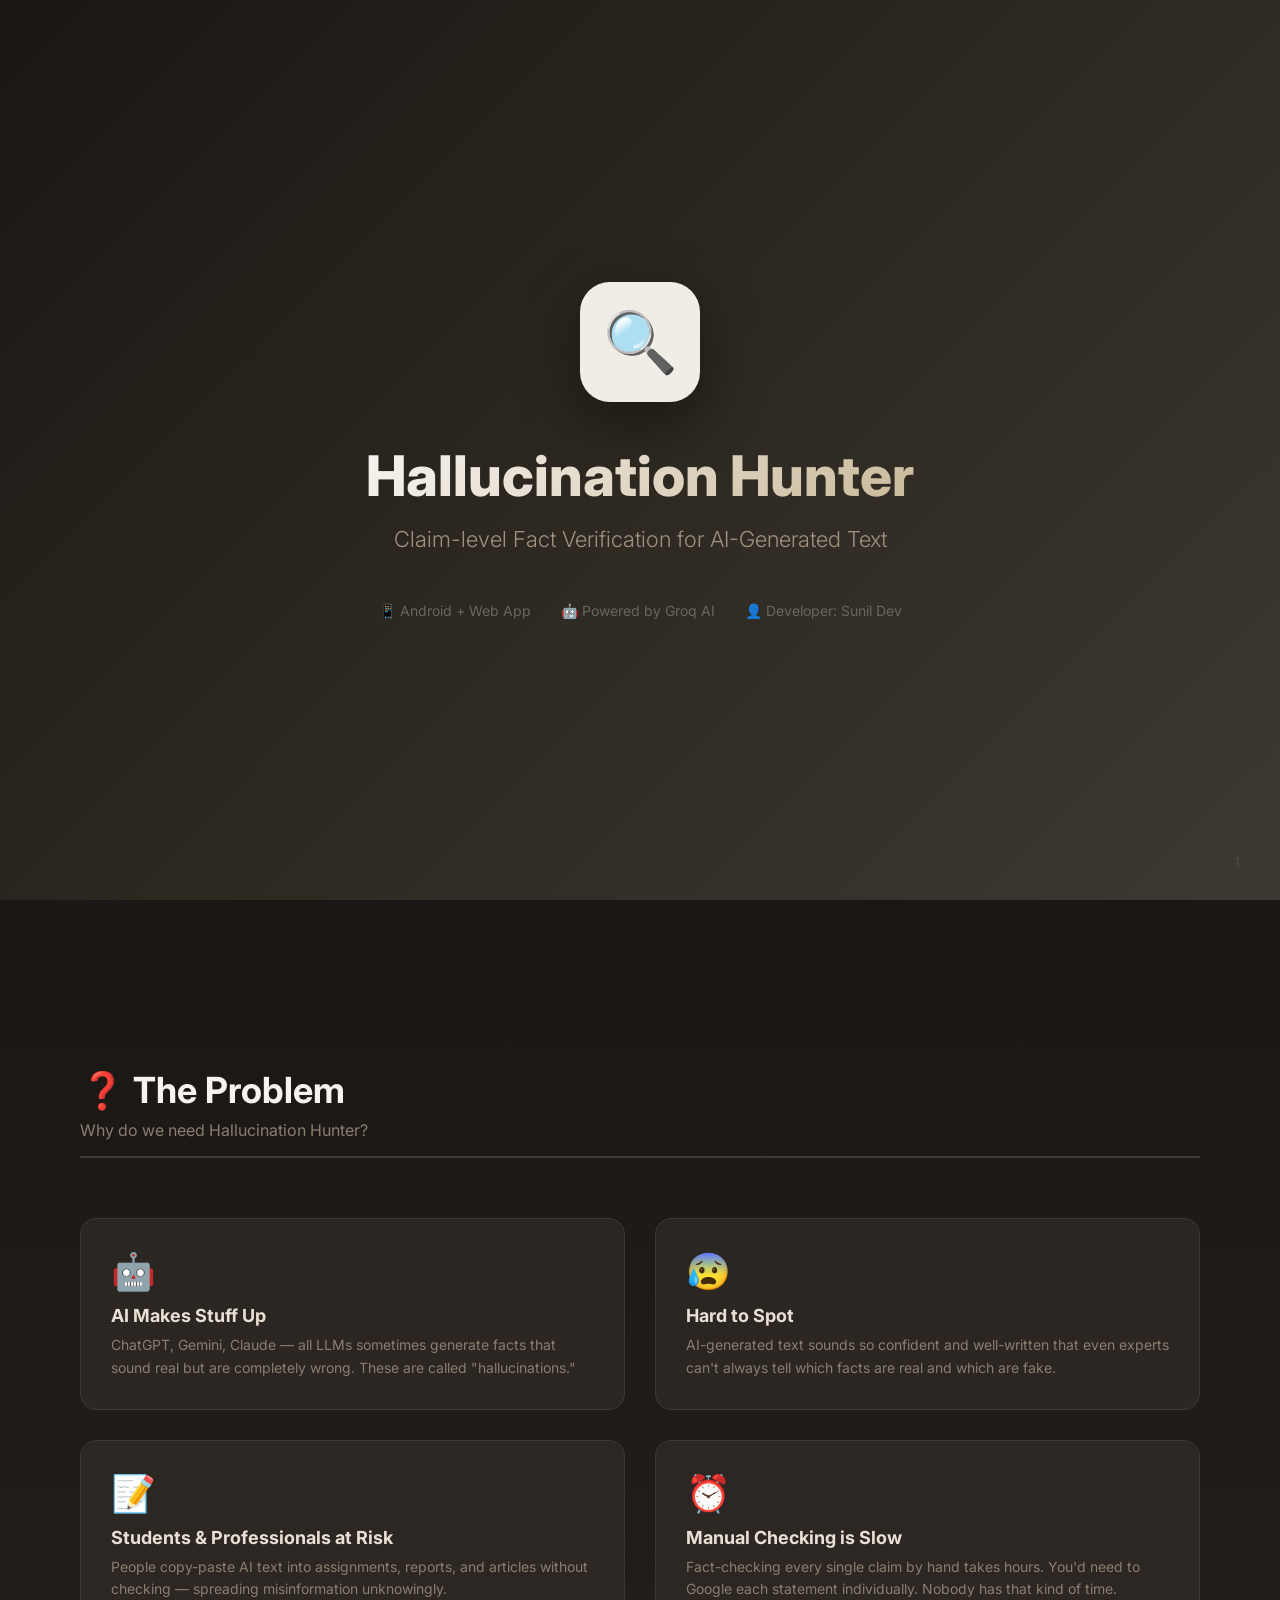
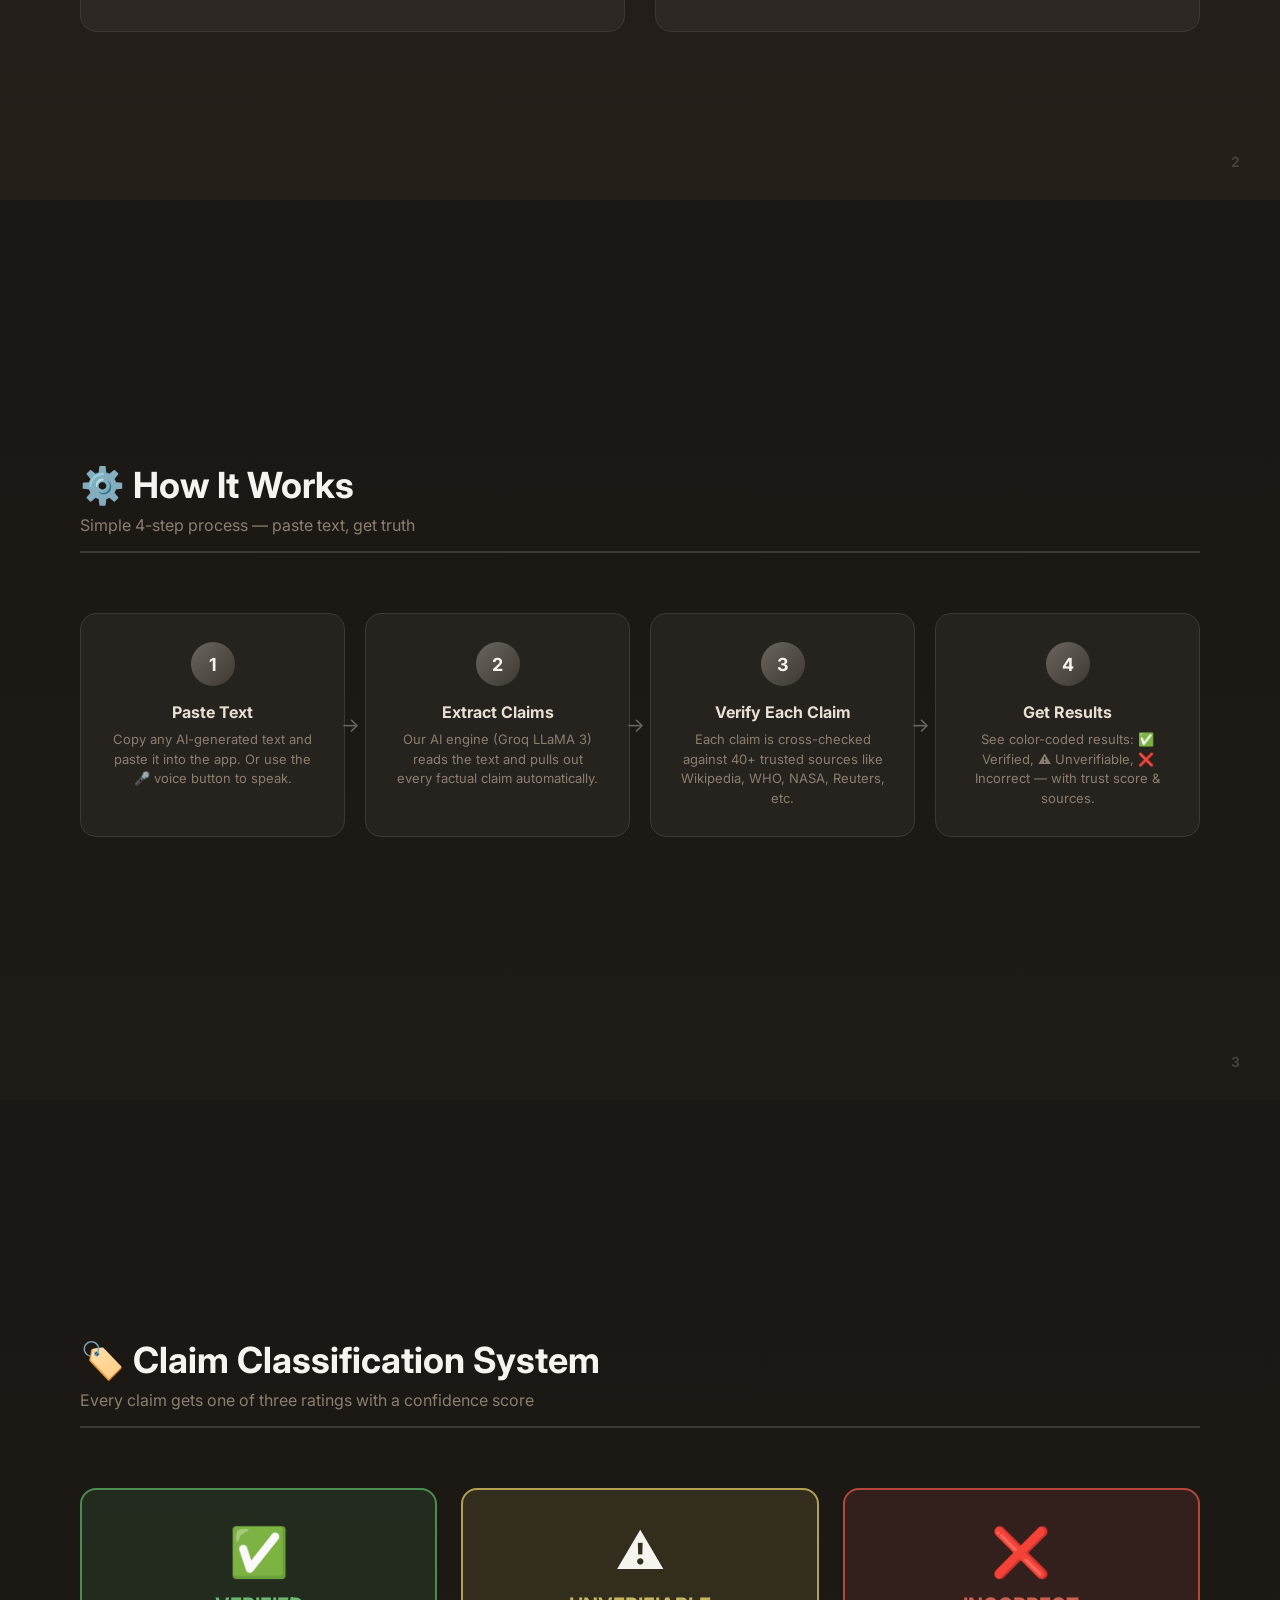
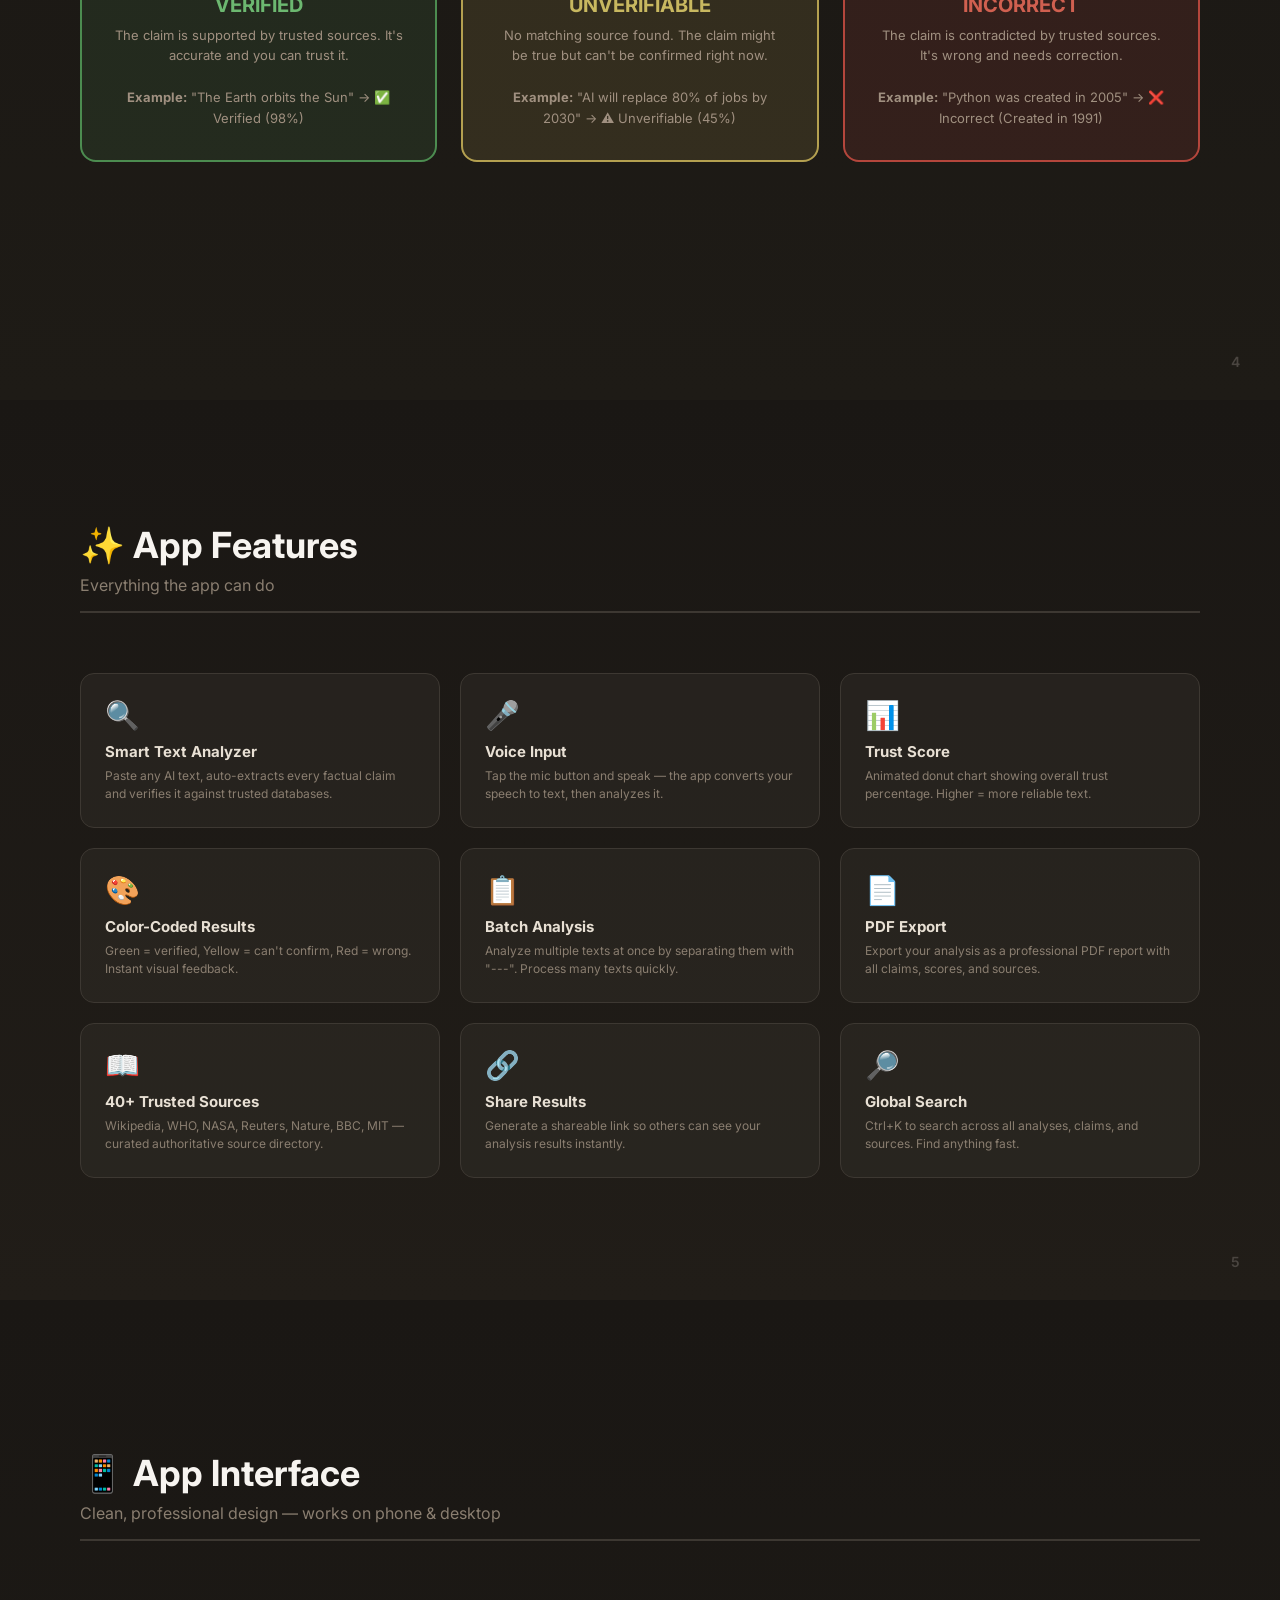
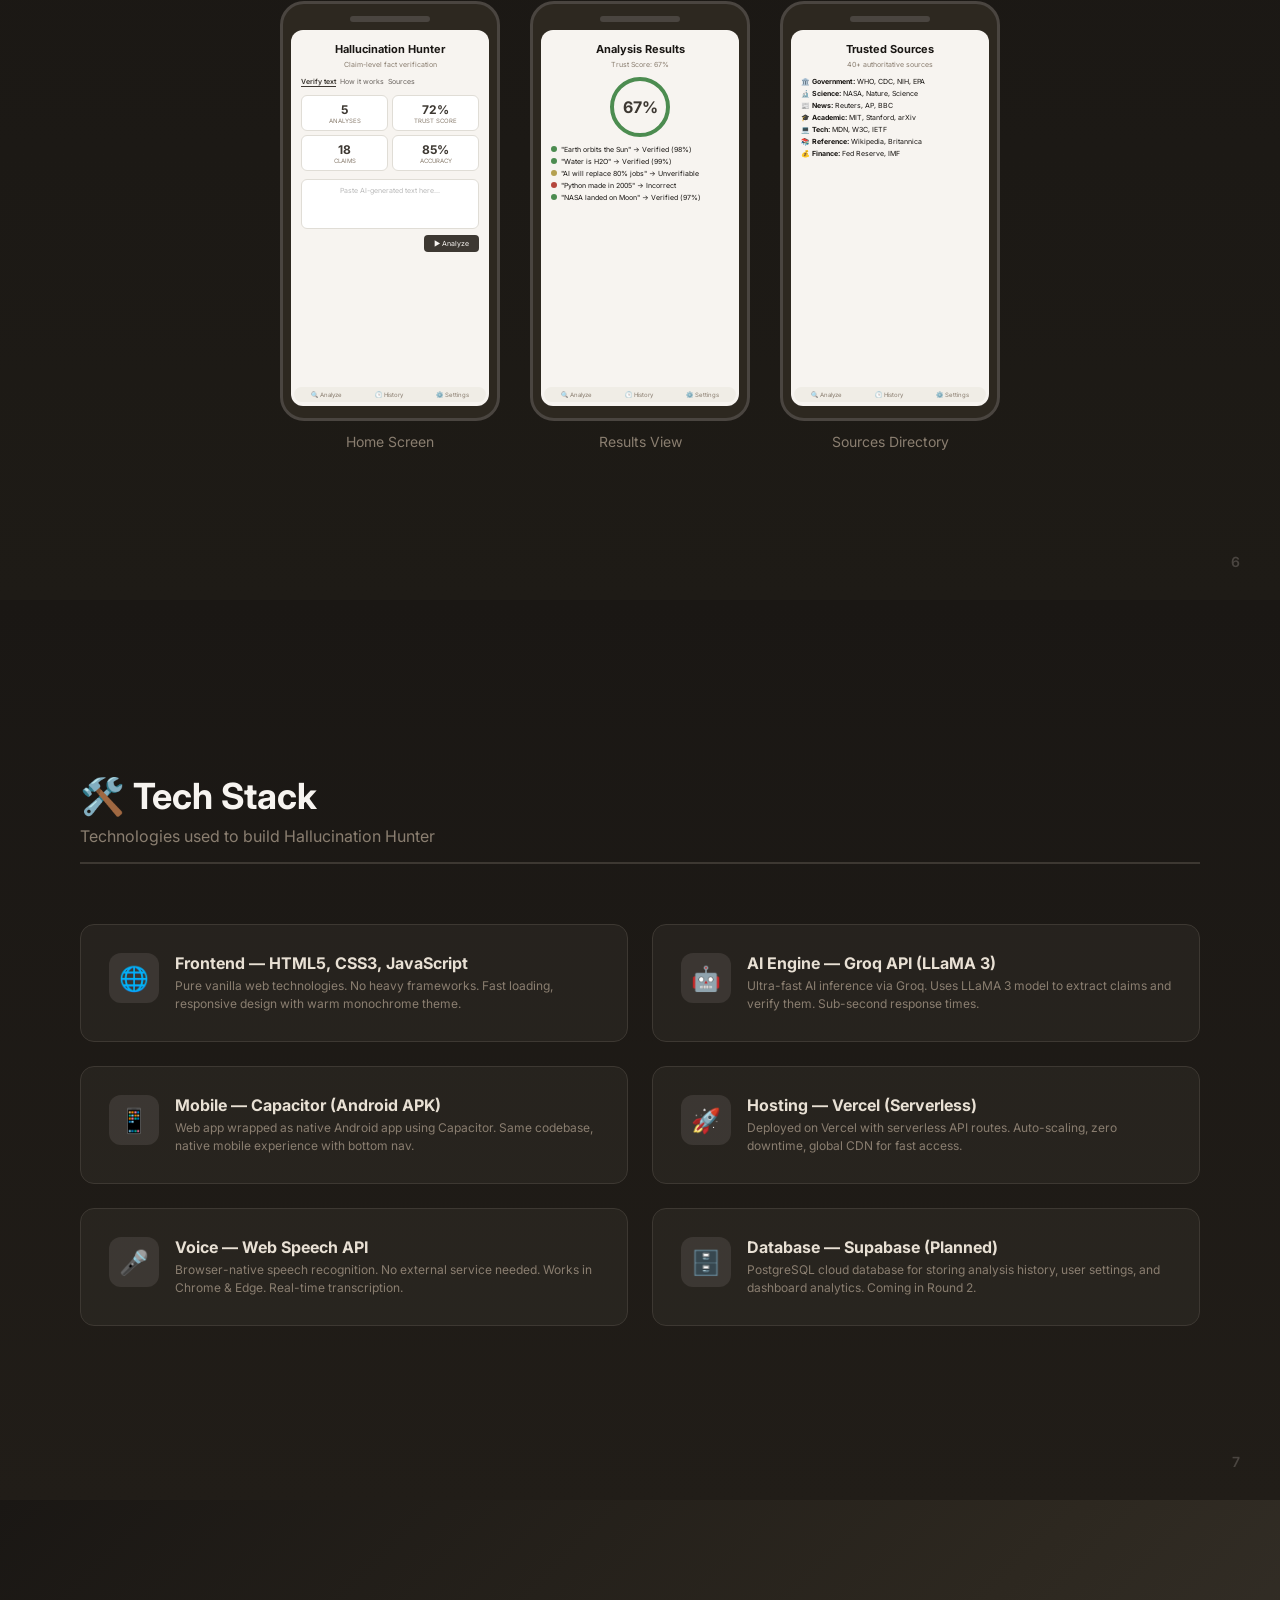
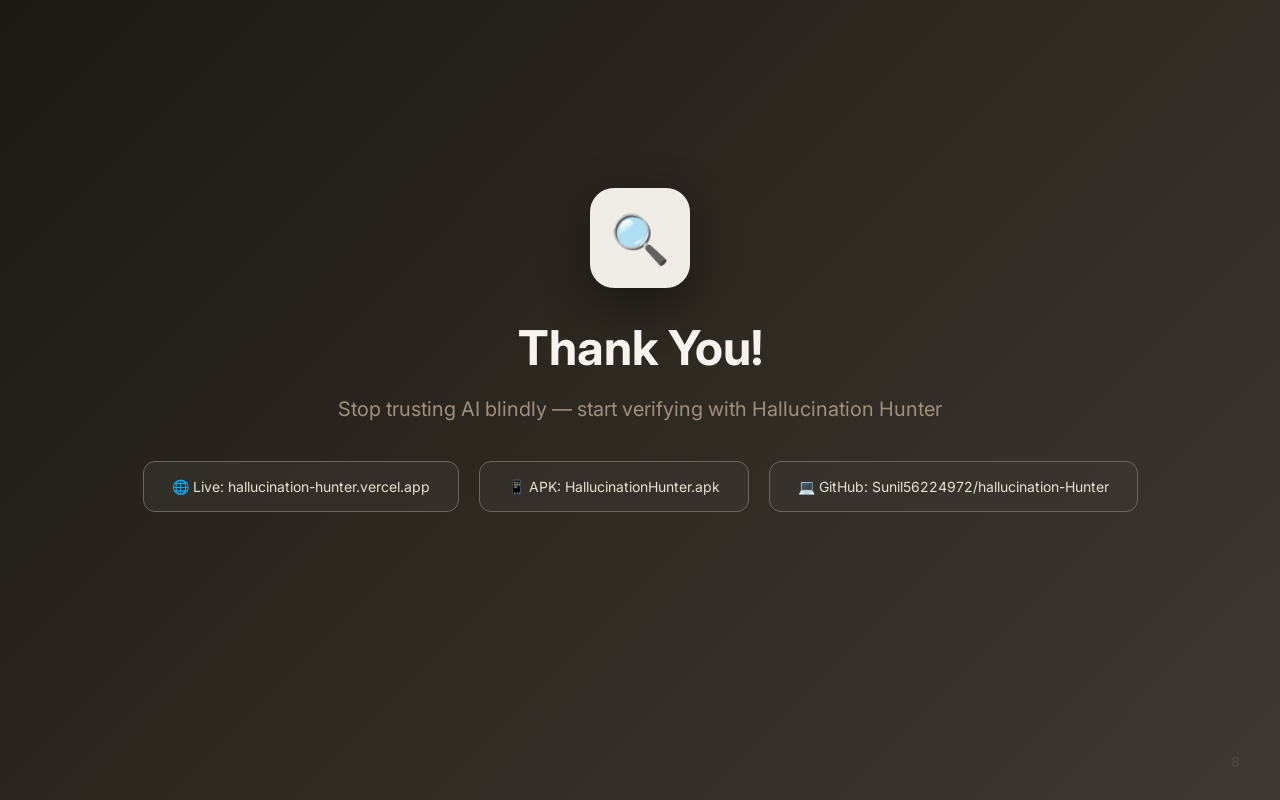
<file: presentation.html>
<!DOCTYPE html>
<html lang="en">
<head>
<meta charset="UTF-8">
<meta name="viewport" content="width=device-width, initial-scale=1.0">
<title>Hallucination Hunter — Project Presentation</title>
<style>
  @import url('https://fonts.googleapis.com/css2?family=Inter:wght@300;400;500;600;700;800&display=swap');
  
  * { margin: 0; padding: 0; box-sizing: border-box; }
  
  body {
    font-family: 'Inter', sans-serif;
    background: #1a1714;
    color: #f7f4f0;
  }

  .slide {
    width: 100%;
    min-height: 100vh;
    padding: 60px 80px;
    display: flex;
    flex-direction: column;
    justify-content: center;
    page-break-after: always;
    position: relative;
    overflow: hidden;
  }

  /* Slide 1 - Title */
  .slide-title {
    background: linear-gradient(135deg, #1a1714 0%, #2d2820 50%, #3d3832 100%);
    text-align: center;
    align-items: center;
  }
  .slide-title .logo-icon {
    width: 120px; height: 120px;
    background: #f0ede6;
    border-radius: 30px;
    display: flex; align-items: center; justify-content: center;
    margin: 0 auto 40px;
    font-size: 60px;
    box-shadow: 0 20px 60px rgba(0,0,0,0.4);
  }
  .slide-title h1 {
    font-size: 56px; font-weight: 800;
    background: linear-gradient(135deg, #f7f4f0, #c9b99a);
    -webkit-background-clip: text; -webkit-text-fill-color: transparent;
    margin-bottom: 16px;
  }
  .slide-title .subtitle {
    font-size: 22px; color: #a09080; font-weight: 300;
    margin-bottom: 50px;
  }
  .slide-title .meta {
    font-size: 14px; color: #6b6560;
    display: flex; gap: 30px; justify-content: center;
  }
  .slide-title .meta span { display: flex; align-items: center; gap: 6px; }

  /* Slide headers */
  .slide h2 {
    font-size: 36px; font-weight: 700;
    margin-bottom: 8px;
    color: #f7f4f0;
  }
  .slide .slide-subtitle {
    font-size: 16px; color: #8a7e70; margin-bottom: 40px;
    border-bottom: 2px solid #3d3832; padding-bottom: 16px;
  }
  .slide-number {
    position: absolute; bottom: 30px; right: 40px;
    font-size: 14px; color: #4a4540; font-weight: 600;
  }

  /* Problem slide */
  .slide-problem { background: linear-gradient(180deg, #1a1714, #251f1a); }
  .problem-grid {
    display: grid; grid-template-columns: 1fr 1fr; gap: 30px;
    margin-top: 20px;
  }
  .problem-card {
    background: rgba(61,56,50,0.4);
    border: 1px solid #3d3832;
    border-radius: 16px;
    padding: 30px;
  }
  .problem-card .icon { font-size: 36px; margin-bottom: 12px; }
  .problem-card h3 { font-size: 18px; margin-bottom: 8px; color: #e8e0d4; }
  .problem-card p { font-size: 14px; color: #8a7e70; line-height: 1.6; }

  /* How it works */
  .slide-how { background: linear-gradient(180deg, #1a1714, #1e1b16); }
  .steps {
    display: flex; gap: 20px; margin-top: 20px;
  }
  .step {
    flex: 1;
    background: rgba(61,56,50,0.3);
    border: 1px solid #3d3832;
    border-radius: 16px;
    padding: 28px;
    text-align: center;
    position: relative;
  }
  .step .step-num {
    width: 44px; height: 44px;
    background: linear-gradient(135deg, #6b6560, #3d3832);
    border-radius: 50%;
    display: flex; align-items: center; justify-content: center;
    font-size: 18px; font-weight: 700;
    margin: 0 auto 16px;
    color: #f7f4f0;
  }
  .step h3 { font-size: 16px; margin-bottom: 8px; color: #e8e0d4; }
  .step p { font-size: 13px; color: #8a7e70; line-height: 1.5; }
  .step-arrow {
    position: absolute; right: -16px; top: 50%;
    transform: translateY(-50%);
    font-size: 20px; color: #6b6560;
  }

  /* Features */
  .slide-features { background: linear-gradient(180deg, #1a1714, #211d18); }
  .features-grid {
    display: grid; grid-template-columns: 1fr 1fr 1fr; gap: 20px;
    margin-top: 20px;
  }
  .feature-card {
    background: rgba(61,56,50,0.3);
    border: 1px solid #3d3832;
    border-radius: 14px;
    padding: 24px;
  }
  .feature-card .feat-icon { font-size: 28px; margin-bottom: 10px; }
  .feature-card h3 { font-size: 15px; margin-bottom: 6px; color: #e8e0d4; }
  .feature-card p { font-size: 12px; color: #8a7e70; line-height: 1.5; }

  /* Classification */
  .slide-classify { background: linear-gradient(180deg, #1a1714, #1e1b16); }
  .classify-row {
    display: flex; gap: 24px; margin-top: 20px;
  }
  .classify-card {
    flex: 1;
    border-radius: 16px;
    padding: 32px;
    text-align: center;
  }
  .classify-card.verified { background: rgba(76,140,80,0.15); border: 2px solid #4c8c50; }
  .classify-card.unverifiable { background: rgba(180,160,80,0.15); border: 2px solid #b4a050; }
  .classify-card.incorrect { background: rgba(180,70,60,0.15); border: 2px solid #b4463c; }
  .classify-card .cls-icon { font-size: 48px; margin-bottom: 12px; }
  .classify-card h3 { font-size: 20px; margin-bottom: 8px; }
  .classify-card p { font-size: 13px; color: #a09080; line-height: 1.6; }
  .classify-card.verified h3 { color: #6cb870; }
  .classify-card.unverifiable h3 { color: #c8b860; }
  .classify-card.incorrect h3 { color: #d06050; }

  /* Tech stack */
  .slide-tech { background: linear-gradient(180deg, #1a1714, #211d18); }
  .tech-grid {
    display: grid; grid-template-columns: 1fr 1fr; gap: 24px;
    margin-top: 20px;
  }
  .tech-card {
    background: rgba(61,56,50,0.3);
    border: 1px solid #3d3832;
    border-radius: 14px;
    padding: 28px;
    display: flex; align-items: flex-start; gap: 16px;
  }
  .tech-card .tech-icon {
    width: 50px; height: 50px;
    background: rgba(107,101,96,0.3);
    border-radius: 12px;
    display: flex; align-items: center; justify-content: center;
    font-size: 24px; flex-shrink: 0;
  }
  .tech-card h3 { font-size: 16px; color: #e8e0d4; margin-bottom: 4px; }
  .tech-card p { font-size: 12px; color: #8a7e70; line-height: 1.5; }

  /* App Screenshots slide */
  .slide-screens { background: linear-gradient(180deg, #1a1714, #1e1b16); }
  .screens-row {
    display: flex; gap: 30px; justify-content: center; margin-top: 20px;
  }
  .screen-item {
    text-align: center;
  }
  .screen-item .screen-label {
    font-size: 14px; color: #8a7e70; margin-top: 12px;
  }
  .phone-frame {
    width: 220px; height: 420px;
    background: #2d2820;
    border: 3px solid #4a4540;
    border-radius: 24px;
    padding: 12px 8px;
    overflow: hidden;
    position: relative;
  }
  .phone-frame .notch {
    width: 80px; height: 6px;
    background: #4a4540;
    border-radius: 3px;
    margin: 0 auto 8px;
  }
  .phone-content {
    background: #f7f4f0;
    border-radius: 12px;
    height: calc(100% - 14px);
    padding: 12px 10px;
    color: #1a1714;
    font-size: 9px;
    overflow: hidden;
  }
  .phone-content h4 { font-size: 11px; font-weight: 700; margin-bottom: 4px; }
  .phone-content .mini-subtitle { font-size: 7px; color: #8a7e70; margin-bottom: 8px; }
  .phone-content .mini-tabs {
    display: flex; gap: 4px; margin-bottom: 8px;
    font-size: 7px; color: #6b6560;
  }
  .phone-content .mini-tabs span:first-child { color: #3d3832; font-weight: 600; border-bottom: 1.5px solid #3d3832; }
  .mini-stats {
    display: grid; grid-template-columns: 1fr 1fr; gap: 4px; margin-bottom: 8px;
  }
  .mini-stat {
    background: #fff;
    border: 1px solid #e0ddd6;
    border-radius: 6px;
    padding: 6px;
    text-align: center;
  }
  .mini-stat .num { font-size: 12px; font-weight: 700; color: #3d3832; }
  .mini-stat .label { font-size: 6px; color: #8a7e70; text-transform: uppercase; }
  .mini-textarea {
    background: #fff;
    border: 1px solid #e0ddd6;
    border-radius: 6px;
    padding: 6px;
    color: #bbb;
    font-size: 7px;
    height: 50px;
    margin-bottom: 6px;
  }
  .mini-btn {
    background: #3d3832;
    color: #f7f4f0;
    border-radius: 4px;
    padding: 4px 10px;
    font-size: 7px;
    text-align: center;
    display: inline-block;
  }
  .mini-nav {
    position: absolute;
    bottom: 16px;
    left: 11px; right: 11px;
    display: flex; justify-content: space-around;
    background: #f0ede6;
    border-radius: 8px;
    padding: 4px 0;
    font-size: 6px; color: #8a7e70;
  }

  /* Results mockup */
  .mini-result {
    display: flex; align-items: center; gap: 4px;
    margin-bottom: 3px; font-size: 7px;
  }
  .mini-dot { width: 6px; height: 6px; border-radius: 50%; flex-shrink: 0; }
  .mini-dot.green { background: #4c8c50; }
  .mini-dot.red { background: #b4463c; }
  .mini-dot.yellow { background: #b4a050; }

  /* End slide */
  .slide-end {
    background: linear-gradient(135deg, #1a1714 0%, #2d2820 50%, #3d3832 100%);
    text-align: center; align-items: center;
  }
  .slide-end h2 { font-size: 48px; margin-bottom: 20px; }
  .slide-end .end-tagline { font-size: 20px; color: #a09080; margin-bottom: 40px; }
  .slide-end .links {
    display: flex; gap: 20px; justify-content: center;
  }
  .slide-end .link-btn {
    background: rgba(61,56,50,0.5);
    border: 1px solid #6b6560;
    border-radius: 12px;
    padding: 16px 28px;
    color: #e8e0d4;
    font-size: 14px;
    text-decoration: none;
  }

  @media print {
    .slide { page-break-after: always; }
    body { background: white; color: #1a1714; }
  }
</style>
</head>
<body>

<!-- SLIDE 1: Title -->
<div class="slide slide-title">
  <div class="logo-icon">🔍</div>
  <h1>Hallucination Hunter</h1>
  <p class="subtitle">Claim-level Fact Verification for AI-Generated Text</p>
  <div class="meta">
    <span>📱 Android + Web App</span>
    <span>🤖 Powered by Groq AI</span>
    <span>👤 Developer: Sunil Dev</span>
  </div>
  <span class="slide-number">1</span>
</div>

<!-- SLIDE 2: The Problem -->
<div class="slide slide-problem">
  <h2>❓ The Problem</h2>
  <p class="slide-subtitle">Why do we need Hallucination Hunter?</p>
  <div class="problem-grid">
    <div class="problem-card">
      <div class="icon">🤖</div>
      <h3>AI Makes Stuff Up</h3>
      <p>ChatGPT, Gemini, Claude — all LLMs sometimes generate facts that sound real but are completely wrong. These are called "hallucinations."</p>
    </div>
    <div class="problem-card">
      <div class="icon">😰</div>
      <h3>Hard to Spot</h3>
      <p>AI-generated text sounds so confident and well-written that even experts can't always tell which facts are real and which are fake.</p>
    </div>
    <div class="problem-card">
      <div class="icon">📝</div>
      <h3>Students & Professionals at Risk</h3>
      <p>People copy-paste AI text into assignments, reports, and articles without checking — spreading misinformation unknowingly.</p>
    </div>
    <div class="problem-card">
      <div class="icon">⏰</div>
      <h3>Manual Checking is Slow</h3>
      <p>Fact-checking every single claim by hand takes hours. You'd need to Google each statement individually. Nobody has that kind of time.</p>
    </div>
  </div>
  <span class="slide-number">2</span>
</div>

<!-- SLIDE 3: How It Works -->
<div class="slide slide-how">
  <h2>⚙️ How It Works</h2>
  <p class="slide-subtitle">Simple 4-step process — paste text, get truth</p>
  <div class="steps">
    <div class="step">
      <div class="step-num">1</div>
      <h3>Paste Text</h3>
      <p>Copy any AI-generated text and paste it into the app. Or use the 🎤 voice button to speak.</p>
      <span class="step-arrow">→</span>
    </div>
    <div class="step">
      <div class="step-num">2</div>
      <h3>Extract Claims</h3>
      <p>Our AI engine (Groq LLaMA 3) reads the text and pulls out every factual claim automatically.</p>
      <span class="step-arrow">→</span>
    </div>
    <div class="step">
      <div class="step-num">3</div>
      <h3>Verify Each Claim</h3>
      <p>Each claim is cross-checked against 40+ trusted sources like Wikipedia, WHO, NASA, Reuters, etc.</p>
      <span class="step-arrow">→</span>
    </div>
    <div class="step">
      <div class="step-num">4</div>
      <h3>Get Results</h3>
      <p>See color-coded results: ✅ Verified, ⚠️ Unverifiable, ❌ Incorrect — with trust score & sources.</p>
    </div>
  </div>
  <span class="slide-number">3</span>
</div>

<!-- SLIDE 4: Claim Classification -->
<div class="slide slide-classify">
  <h2>🏷️ Claim Classification System</h2>
  <p class="slide-subtitle">Every claim gets one of three ratings with a confidence score</p>
  <div class="classify-row">
    <div class="classify-card verified">
      <div class="cls-icon">✅</div>
      <h3>VERIFIED</h3>
      <p>The claim is supported by trusted sources. It's accurate and you can trust it.<br><br><strong>Example:</strong> "The Earth orbits the Sun" → ✅ Verified (98%)</p>
    </div>
    <div class="classify-card unverifiable">
      <div class="cls-icon">⚠️</div>
      <h3>UNVERIFIABLE</h3>
      <p>No matching source found. The claim might be true but can't be confirmed right now.<br><br><strong>Example:</strong> "AI will replace 80% of jobs by 2030" → ⚠️ Unverifiable (45%)</p>
    </div>
    <div class="classify-card incorrect">
      <div class="cls-icon">❌</div>
      <h3>INCORRECT</h3>
      <p>The claim is contradicted by trusted sources. It's wrong and needs correction.<br><br><strong>Example:</strong> "Python was created in 2005" → ❌ Incorrect (Created in 1991)</p>
    </div>
  </div>
  <span class="slide-number">4</span>
</div>

<!-- SLIDE 5: Features -->
<div class="slide slide-features">
  <h2>✨ App Features</h2>
  <p class="slide-subtitle">Everything the app can do</p>
  <div class="features-grid">
    <div class="feature-card">
      <div class="feat-icon">🔍</div>
      <h3>Smart Text Analyzer</h3>
      <p>Paste any AI text, auto-extracts every factual claim and verifies it against trusted databases.</p>
    </div>
    <div class="feature-card">
      <div class="feat-icon">🎤</div>
      <h3>Voice Input</h3>
      <p>Tap the mic button and speak — the app converts your speech to text, then analyzes it.</p>
    </div>
    <div class="feature-card">
      <div class="feat-icon">📊</div>
      <h3>Trust Score</h3>
      <p>Animated donut chart showing overall trust percentage. Higher = more reliable text.</p>
    </div>
    <div class="feature-card">
      <div class="feat-icon">🎨</div>
      <h3>Color-Coded Results</h3>
      <p>Green = verified, Yellow = can't confirm, Red = wrong. Instant visual feedback.</p>
    </div>
    <div class="feature-card">
      <div class="feat-icon">📋</div>
      <h3>Batch Analysis</h3>
      <p>Analyze multiple texts at once by separating them with "---". Process many texts quickly.</p>
    </div>
    <div class="feature-card">
      <div class="feat-icon">📄</div>
      <h3>PDF Export</h3>
      <p>Export your analysis as a professional PDF report with all claims, scores, and sources.</p>
    </div>
    <div class="feature-card">
      <div class="feat-icon">📖</div>
      <h3>40+ Trusted Sources</h3>
      <p>Wikipedia, WHO, NASA, Reuters, Nature, BBC, MIT — curated authoritative source directory.</p>
    </div>
    <div class="feature-card">
      <div class="feat-icon">🔗</div>
      <h3>Share Results</h3>
      <p>Generate a shareable link so others can see your analysis results instantly.</p>
    </div>
    <div class="feature-card">
      <div class="feat-icon">🔎</div>
      <h3>Global Search</h3>
      <p>Ctrl+K to search across all analyses, claims, and sources. Find anything fast.</p>
    </div>
  </div>
  <span class="slide-number">5</span>
</div>

<!-- SLIDE 6: App Screenshots -->
<div class="slide slide-screens">
  <h2>📱 App Interface</h2>
  <p class="slide-subtitle">Clean, professional design — works on phone & desktop</p>
  <div class="screens-row">
    <div class="screen-item">
      <div class="phone-frame">
        <div class="notch"></div>
        <div class="phone-content">
          <h4>Hallucination Hunter</h4>
          <p class="mini-subtitle">Claim-level fact verification</p>
          <div class="mini-tabs"><span>Verify text</span><span>How it works</span><span>Sources</span></div>
          <div class="mini-stats">
            <div class="mini-stat"><div class="num">5</div><div class="label">Analyses</div></div>
            <div class="mini-stat"><div class="num">72%</div><div class="label">Trust Score</div></div>
            <div class="mini-stat"><div class="num">18</div><div class="label">Claims</div></div>
            <div class="mini-stat"><div class="num">85%</div><div class="label">Accuracy</div></div>
          </div>
          <div class="mini-textarea">Paste AI-generated text here...</div>
          <div style="text-align:right"><span class="mini-btn">▶ Analyze</span></div>
        </div>
        <div class="mini-nav"><span>🔍 Analyze</span><span>🕒 History</span><span>⚙️ Settings</span></div>
      </div>
      <p class="screen-label">Home Screen</p>
    </div>
    <div class="screen-item">
      <div class="phone-frame">
        <div class="notch"></div>
        <div class="phone-content">
          <h4>Analysis Results</h4>
          <p class="mini-subtitle">Trust Score: 67%</p>
          <div style="width:60px;height:60px;border-radius:50%;border:4px solid #4c8c50;margin:8px auto;display:flex;align-items:center;justify-content:center;font-size:16px;font-weight:700;color:#3d3832">67%</div>
          <div class="mini-result"><div class="mini-dot green"></div><span>"Earth orbits the Sun" → Verified (98%)</span></div>
          <div class="mini-result"><div class="mini-dot green"></div><span>"Water is H2O" → Verified (99%)</span></div>
          <div class="mini-result"><div class="mini-dot yellow"></div><span>"AI will replace 80% jobs" → Unverifiable</span></div>
          <div class="mini-result"><div class="mini-dot red"></div><span>"Python made in 2005" → Incorrect</span></div>
          <div class="mini-result"><div class="mini-dot green"></div><span>"NASA landed on Moon" → Verified (97%)</span></div>
        </div>
        <div class="mini-nav"><span>🔍 Analyze</span><span>🕒 History</span><span>⚙️ Settings</span></div>
      </div>
      <p class="screen-label">Results View</p>
    </div>
    <div class="screen-item">
      <div class="phone-frame">
        <div class="notch"></div>
        <div class="phone-content">
          <h4>Trusted Sources</h4>
          <p class="mini-subtitle">40+ authoritative sources</p>
          <div style="margin-top:6px">
            <div class="mini-result"><span>🏛️ <strong>Government:</strong> WHO, CDC, NIH, EPA</span></div>
            <div class="mini-result"><span>🔬 <strong>Science:</strong> NASA, Nature, Science</span></div>
            <div class="mini-result"><span>📰 <strong>News:</strong> Reuters, AP, BBC</span></div>
            <div class="mini-result"><span>🎓 <strong>Academic:</strong> MIT, Stanford, arXiv</span></div>
            <div class="mini-result"><span>💻 <strong>Tech:</strong> MDN, W3C, IETF</span></div>
            <div class="mini-result"><span>📚 <strong>Reference:</strong> Wikipedia, Britannica</span></div>
            <div class="mini-result"><span>💰 <strong>Finance:</strong> Fed Reserve, IMF</span></div>
          </div>
        </div>
        <div class="mini-nav"><span>🔍 Analyze</span><span>🕒 History</span><span>⚙️ Settings</span></div>
      </div>
      <p class="screen-label">Sources Directory</p>
    </div>
  </div>
  <span class="slide-number">6</span>
</div>

<!-- SLIDE 7: Tech Stack -->
<div class="slide slide-tech">
  <h2>🛠️ Tech Stack</h2>
  <p class="slide-subtitle">Technologies used to build Hallucination Hunter</p>
  <div class="tech-grid">
    <div class="tech-card">
      <div class="tech-icon">🌐</div>
      <div>
        <h3>Frontend — HTML5, CSS3, JavaScript</h3>
        <p>Pure vanilla web technologies. No heavy frameworks. Fast loading, responsive design with warm monochrome theme.</p>
      </div>
    </div>
    <div class="tech-card">
      <div class="tech-icon">🤖</div>
      <div>
        <h3>AI Engine — Groq API (LLaMA 3)</h3>
        <p>Ultra-fast AI inference via Groq. Uses LLaMA 3 model to extract claims and verify them. Sub-second response times.</p>
      </div>
    </div>
    <div class="tech-card">
      <div class="tech-icon">📱</div>
      <div>
        <h3>Mobile — Capacitor (Android APK)</h3>
        <p>Web app wrapped as native Android app using Capacitor. Same codebase, native mobile experience with bottom nav.</p>
      </div>
    </div>
    <div class="tech-card">
      <div class="tech-icon">🚀</div>
      <div>
        <h3>Hosting — Vercel (Serverless)</h3>
        <p>Deployed on Vercel with serverless API routes. Auto-scaling, zero downtime, global CDN for fast access.</p>
      </div>
    </div>
    <div class="tech-card">
      <div class="tech-icon">🎤</div>
      <div>
        <h3>Voice — Web Speech API</h3>
        <p>Browser-native speech recognition. No external service needed. Works in Chrome & Edge. Real-time transcription.</p>
      </div>
    </div>
    <div class="tech-card">
      <div class="tech-icon">🗄️</div>
      <div>
        <h3>Database — Supabase (Planned)</h3>
        <p>PostgreSQL cloud database for storing analysis history, user settings, and dashboard analytics. Coming in Round 2.</p>
      </div>
    </div>
  </div>
  <span class="slide-number">7</span>
</div>

<!-- SLIDE 8: Thank You -->
<div class="slide slide-end">
  <div class="logo-icon" style="width:100px;height:100px;background:#f0ede6;border-radius:24px;display:flex;align-items:center;justify-content:center;margin:0 auto 30px;font-size:48px;box-shadow:0 16px 48px rgba(0,0,0,0.4);">🔍</div>
  <h2>Thank You!</h2>
  <p class="end-tagline">Stop trusting AI blindly — start verifying with Hallucination Hunter</p>
  <div class="links">
    <div class="link-btn">🌐 Live: hallucination-hunter.vercel.app</div>
    <div class="link-btn">📱 APK: HallucinationHunter.apk</div>
    <div class="link-btn">💻 GitHub: Sunil56224972/hallucination-Hunter</div>
  </div>
  <span class="slide-number">8</span>
</div>

</body>
</html>
</file>
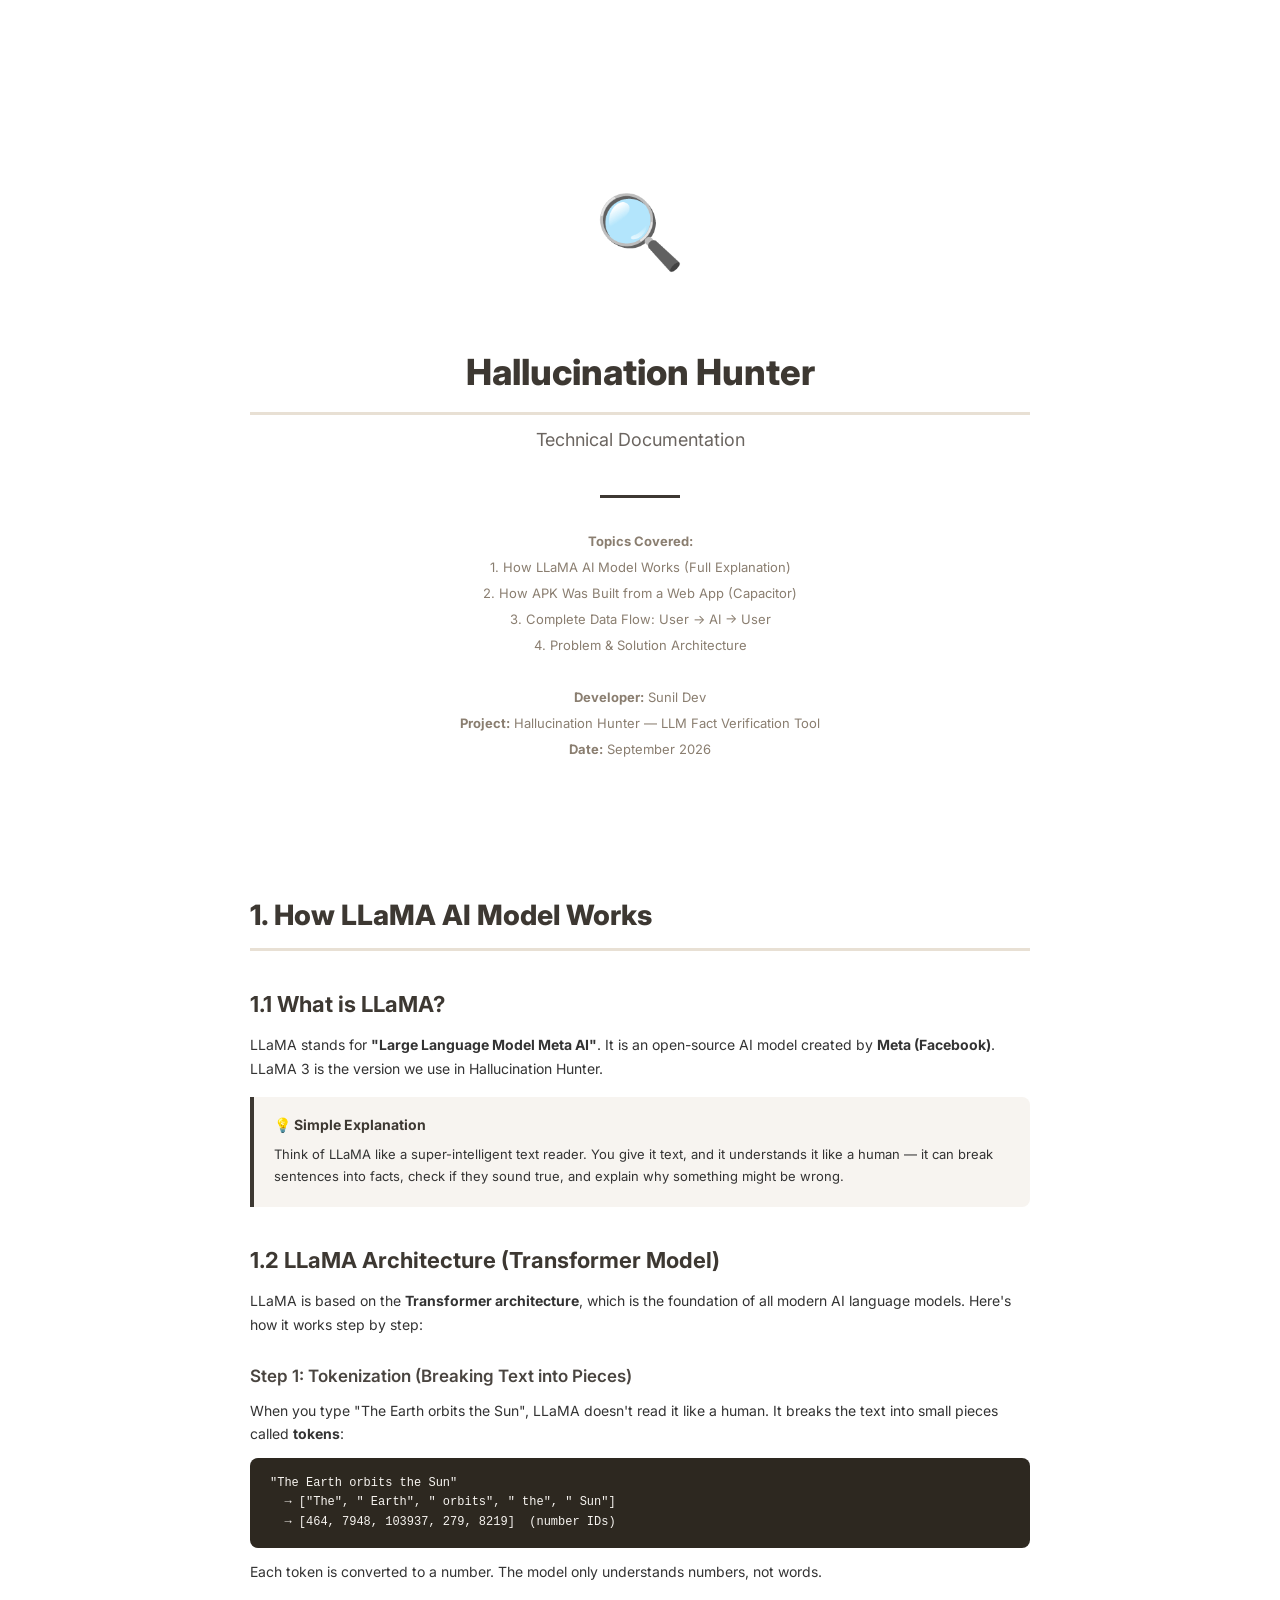
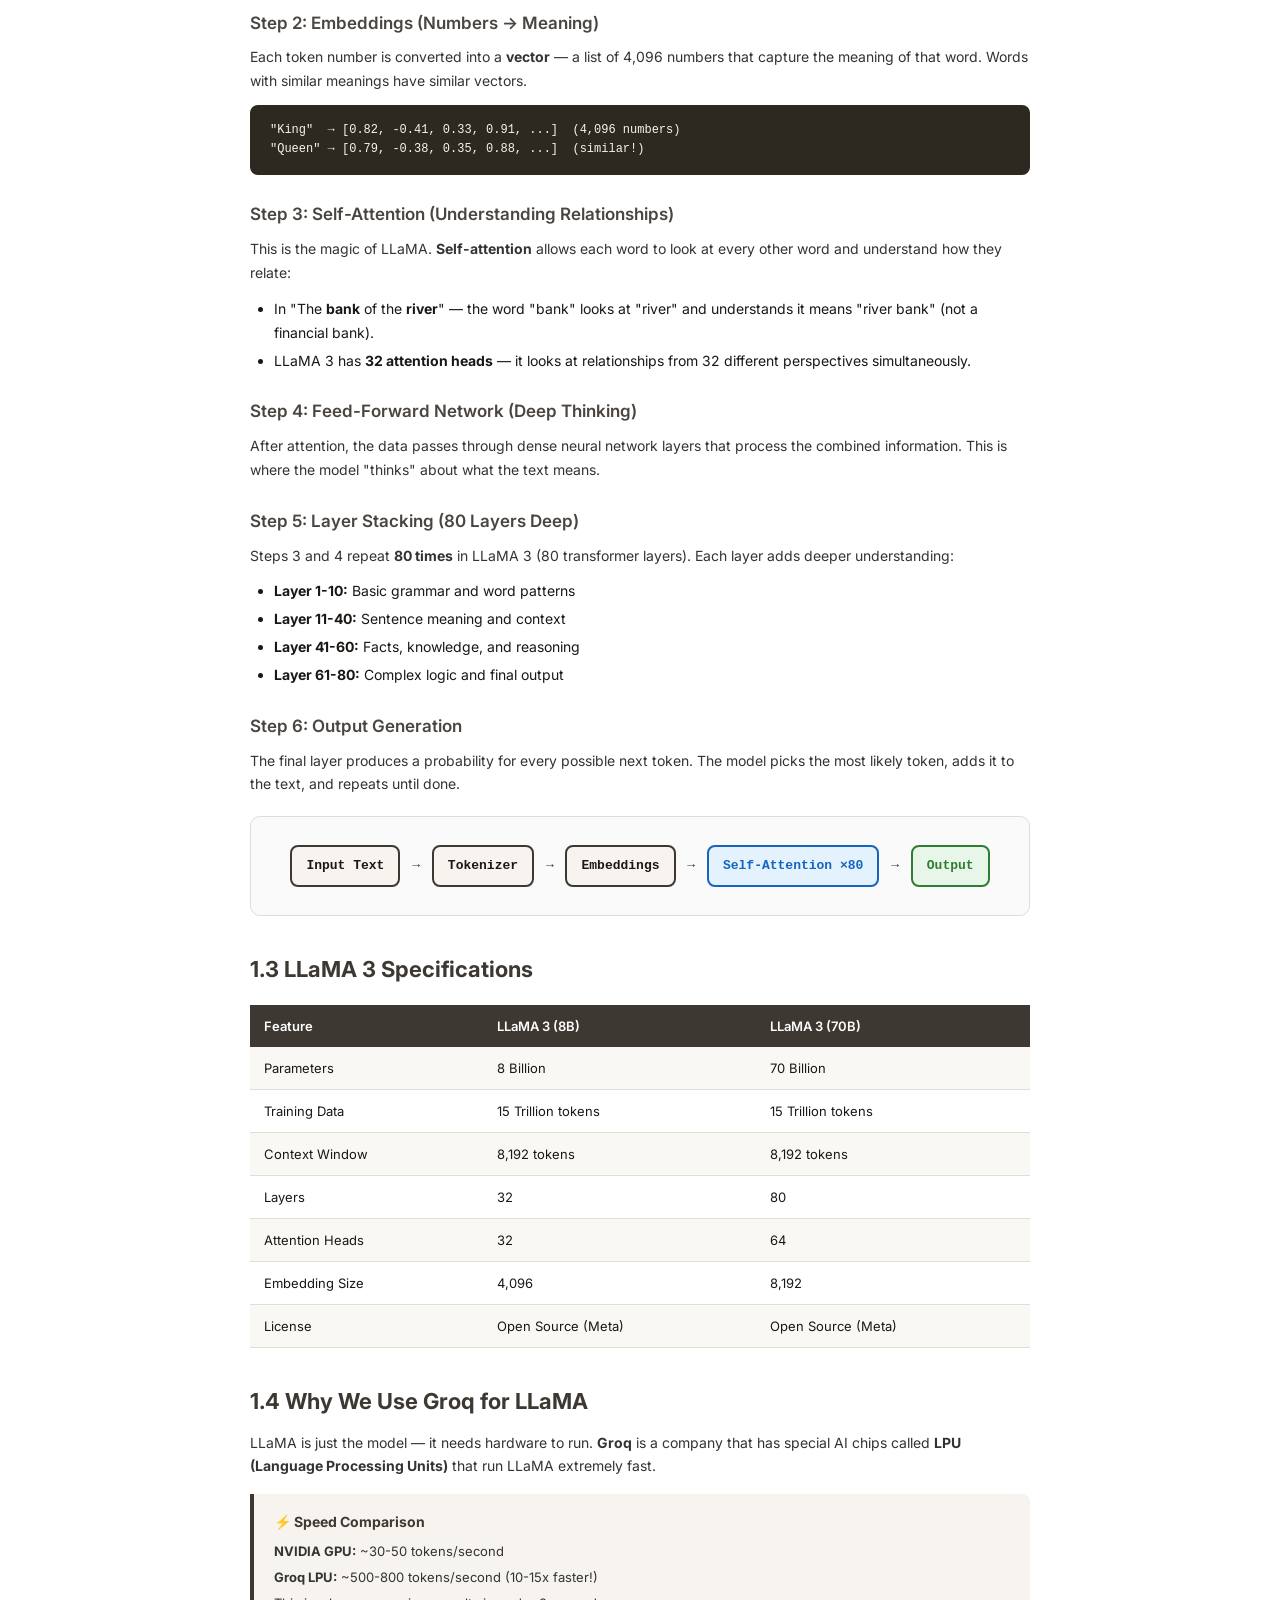
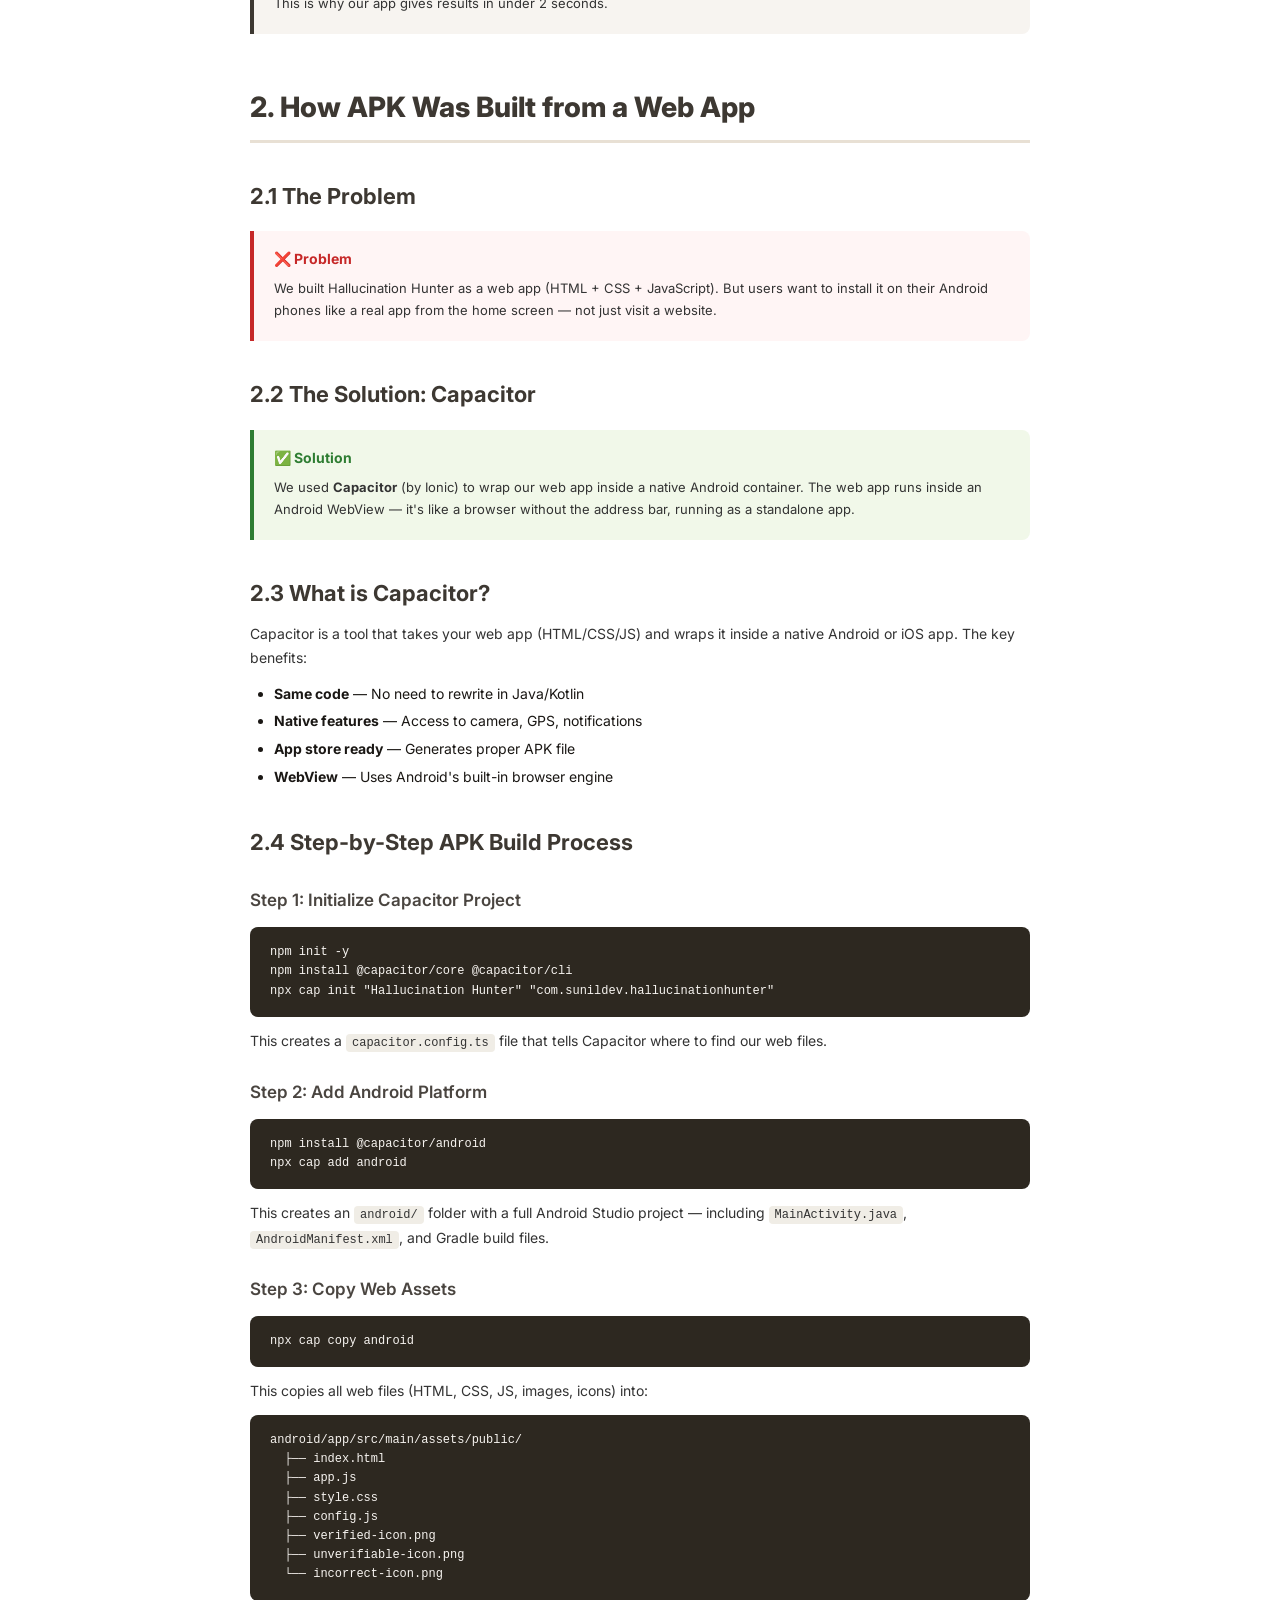
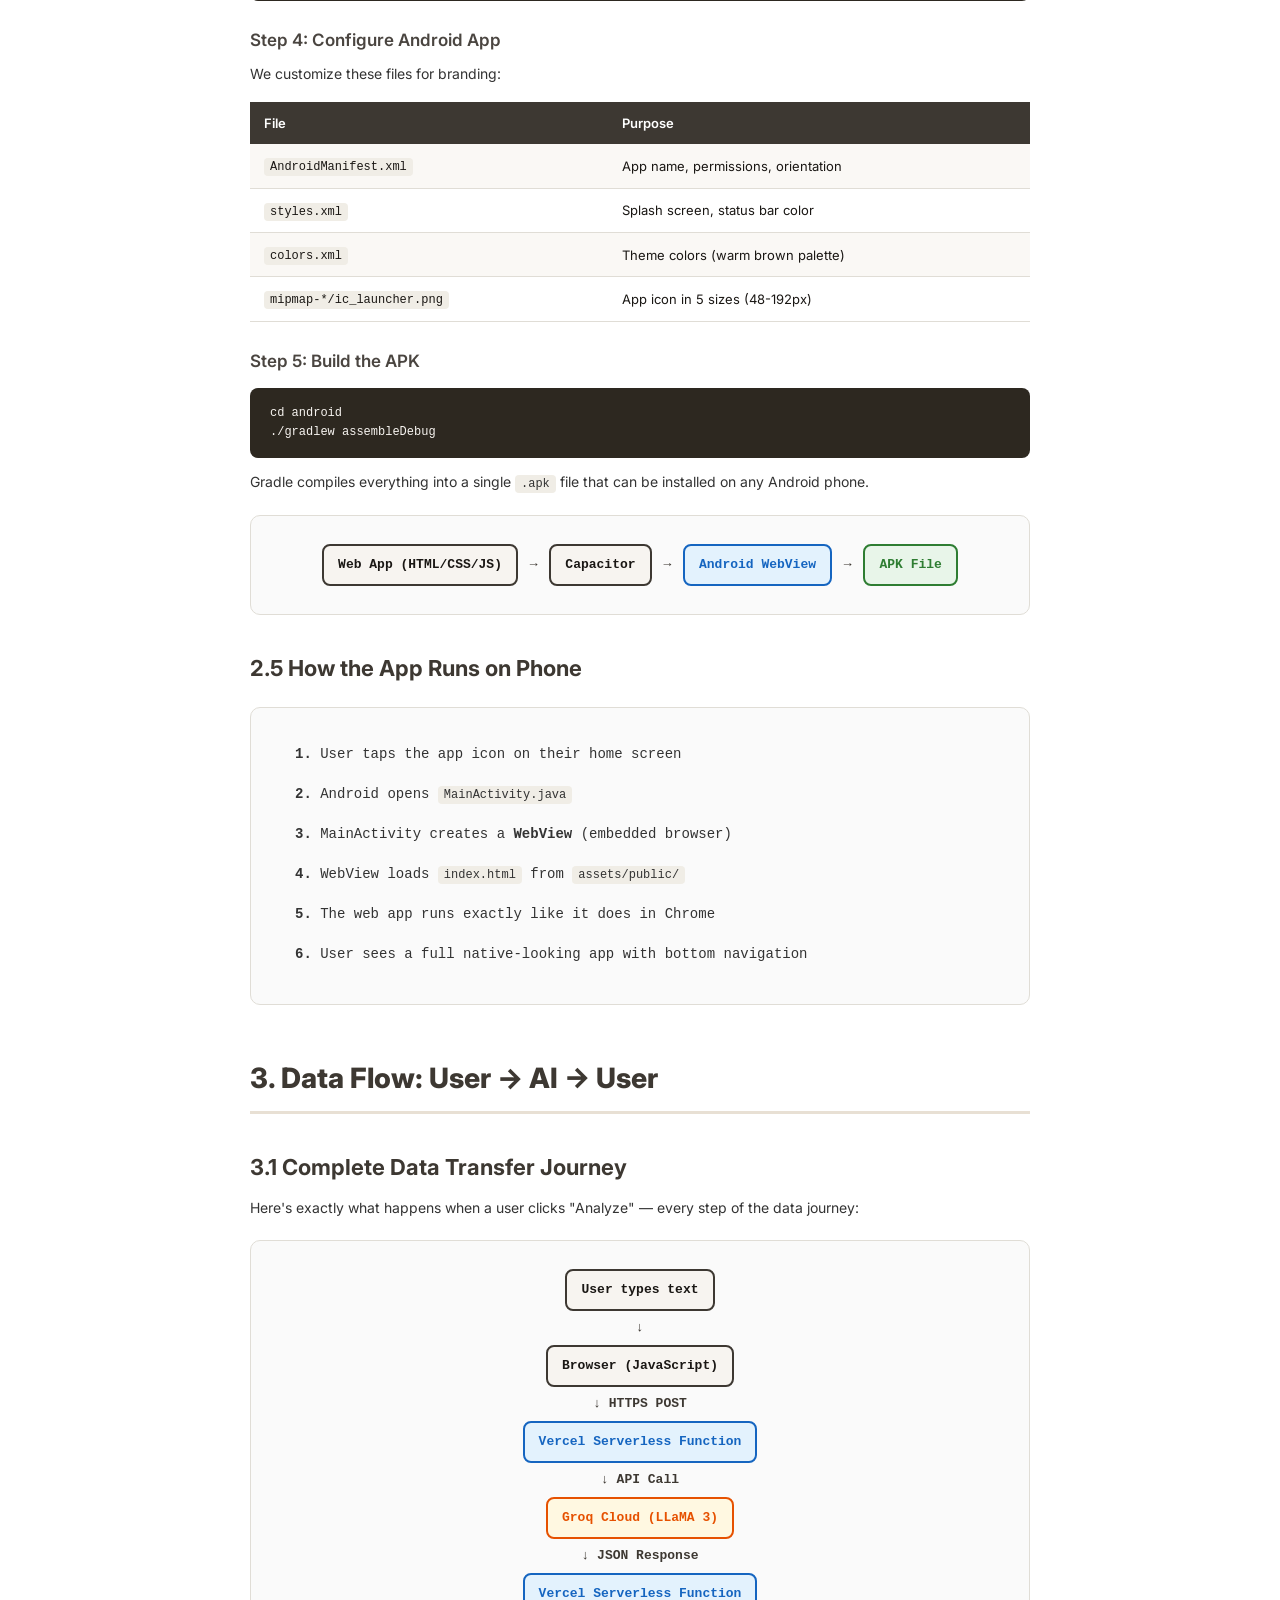
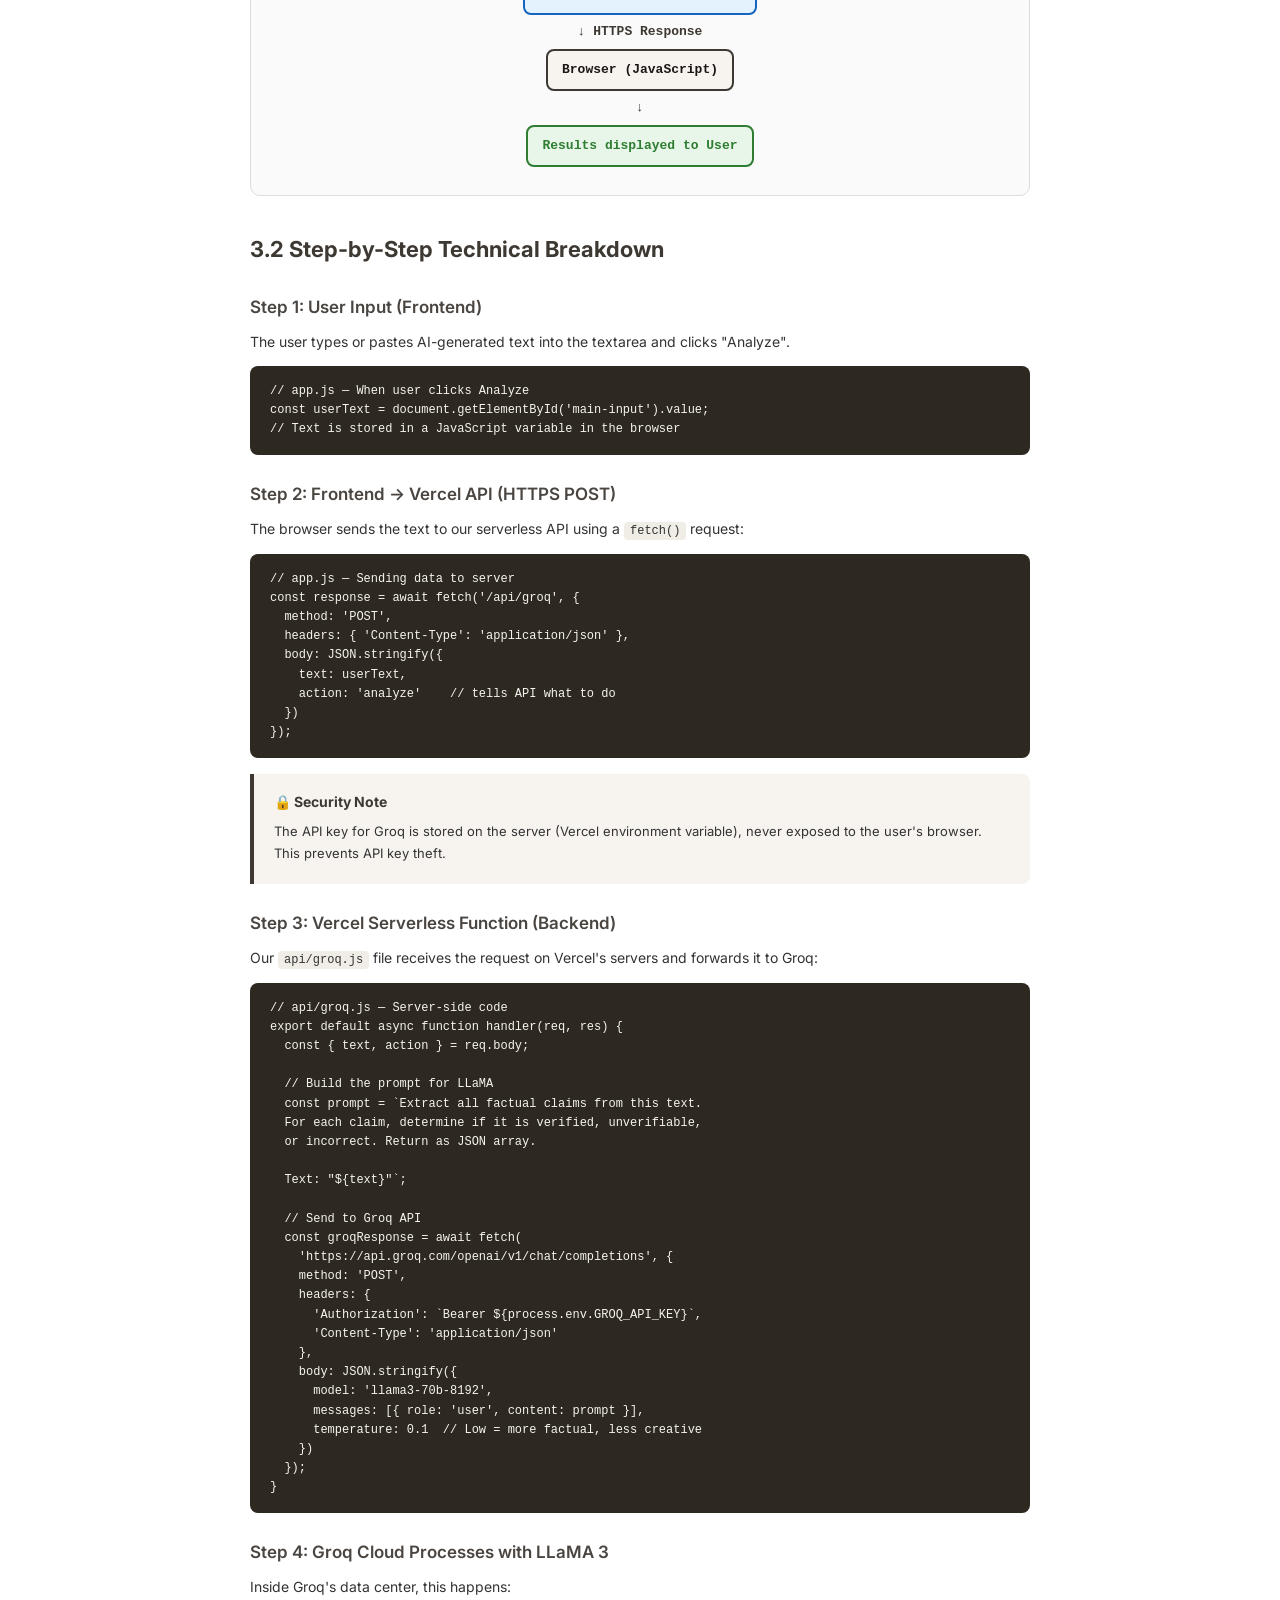
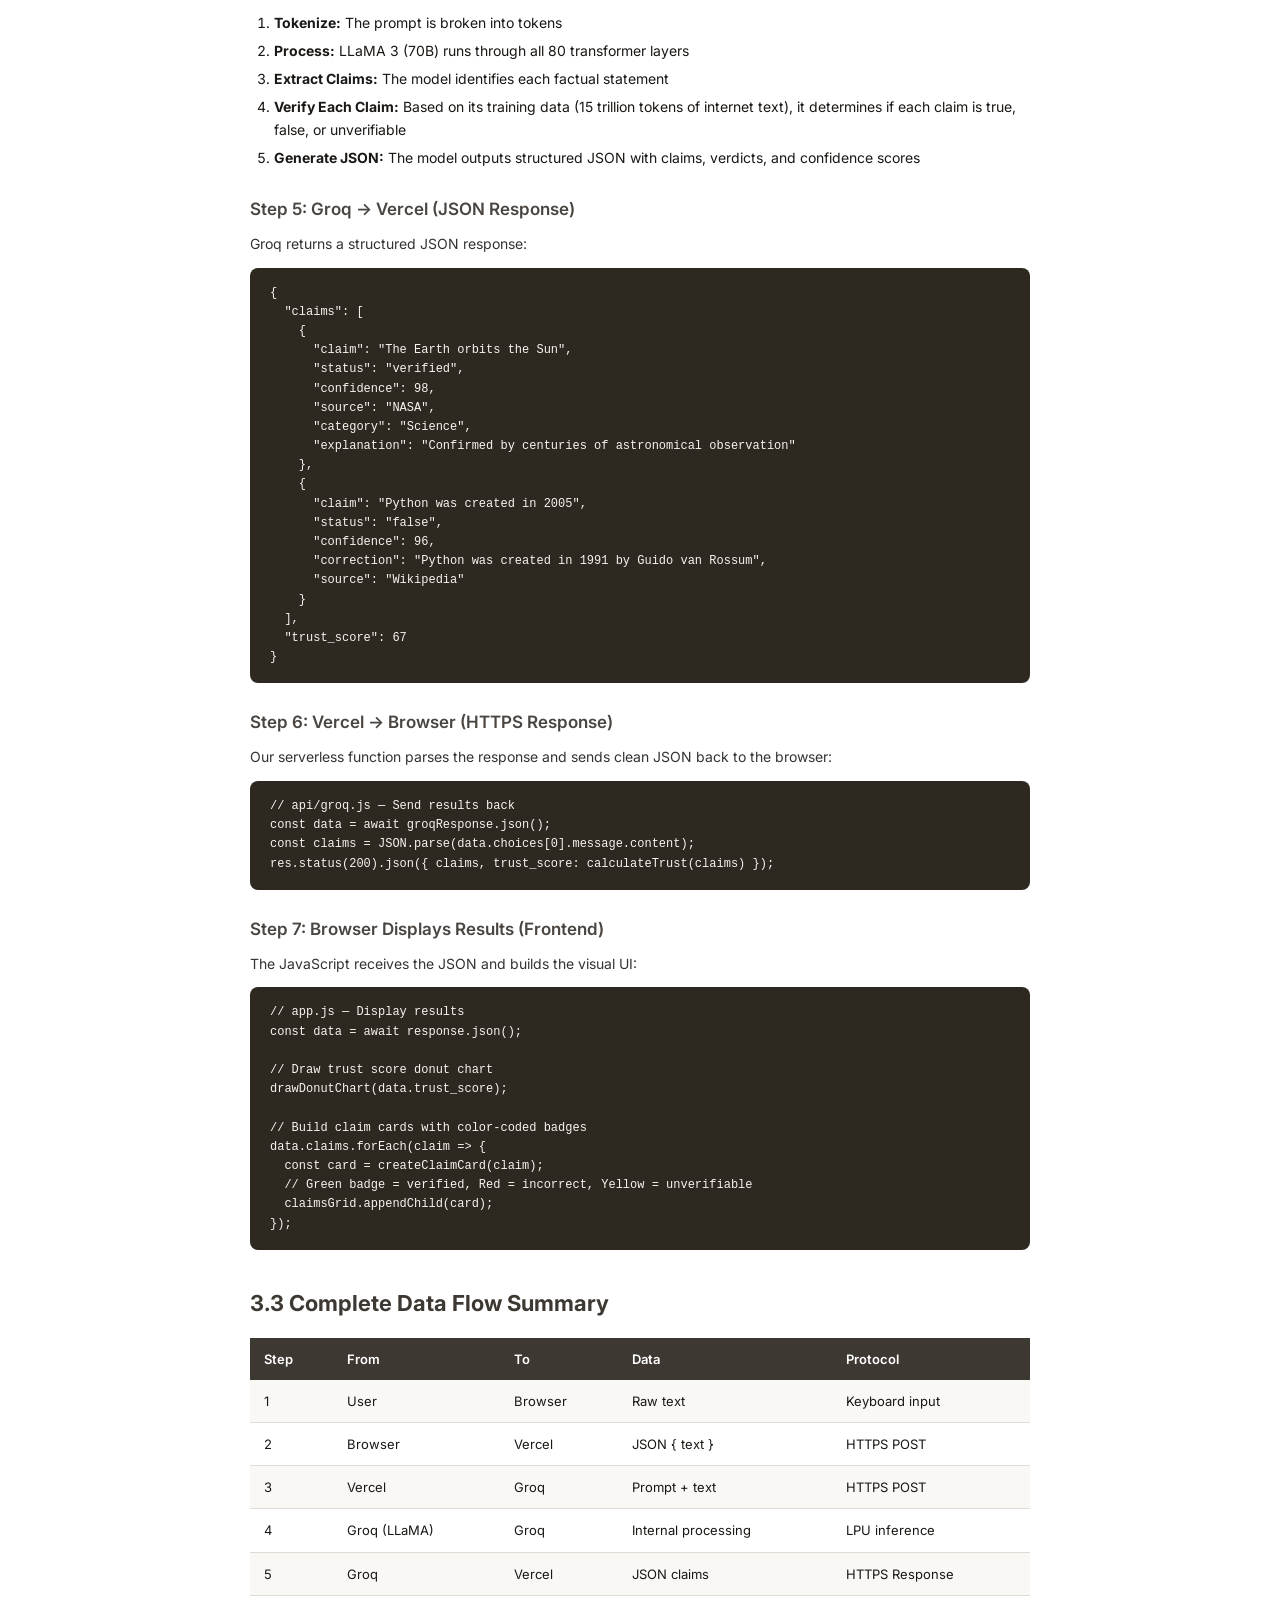
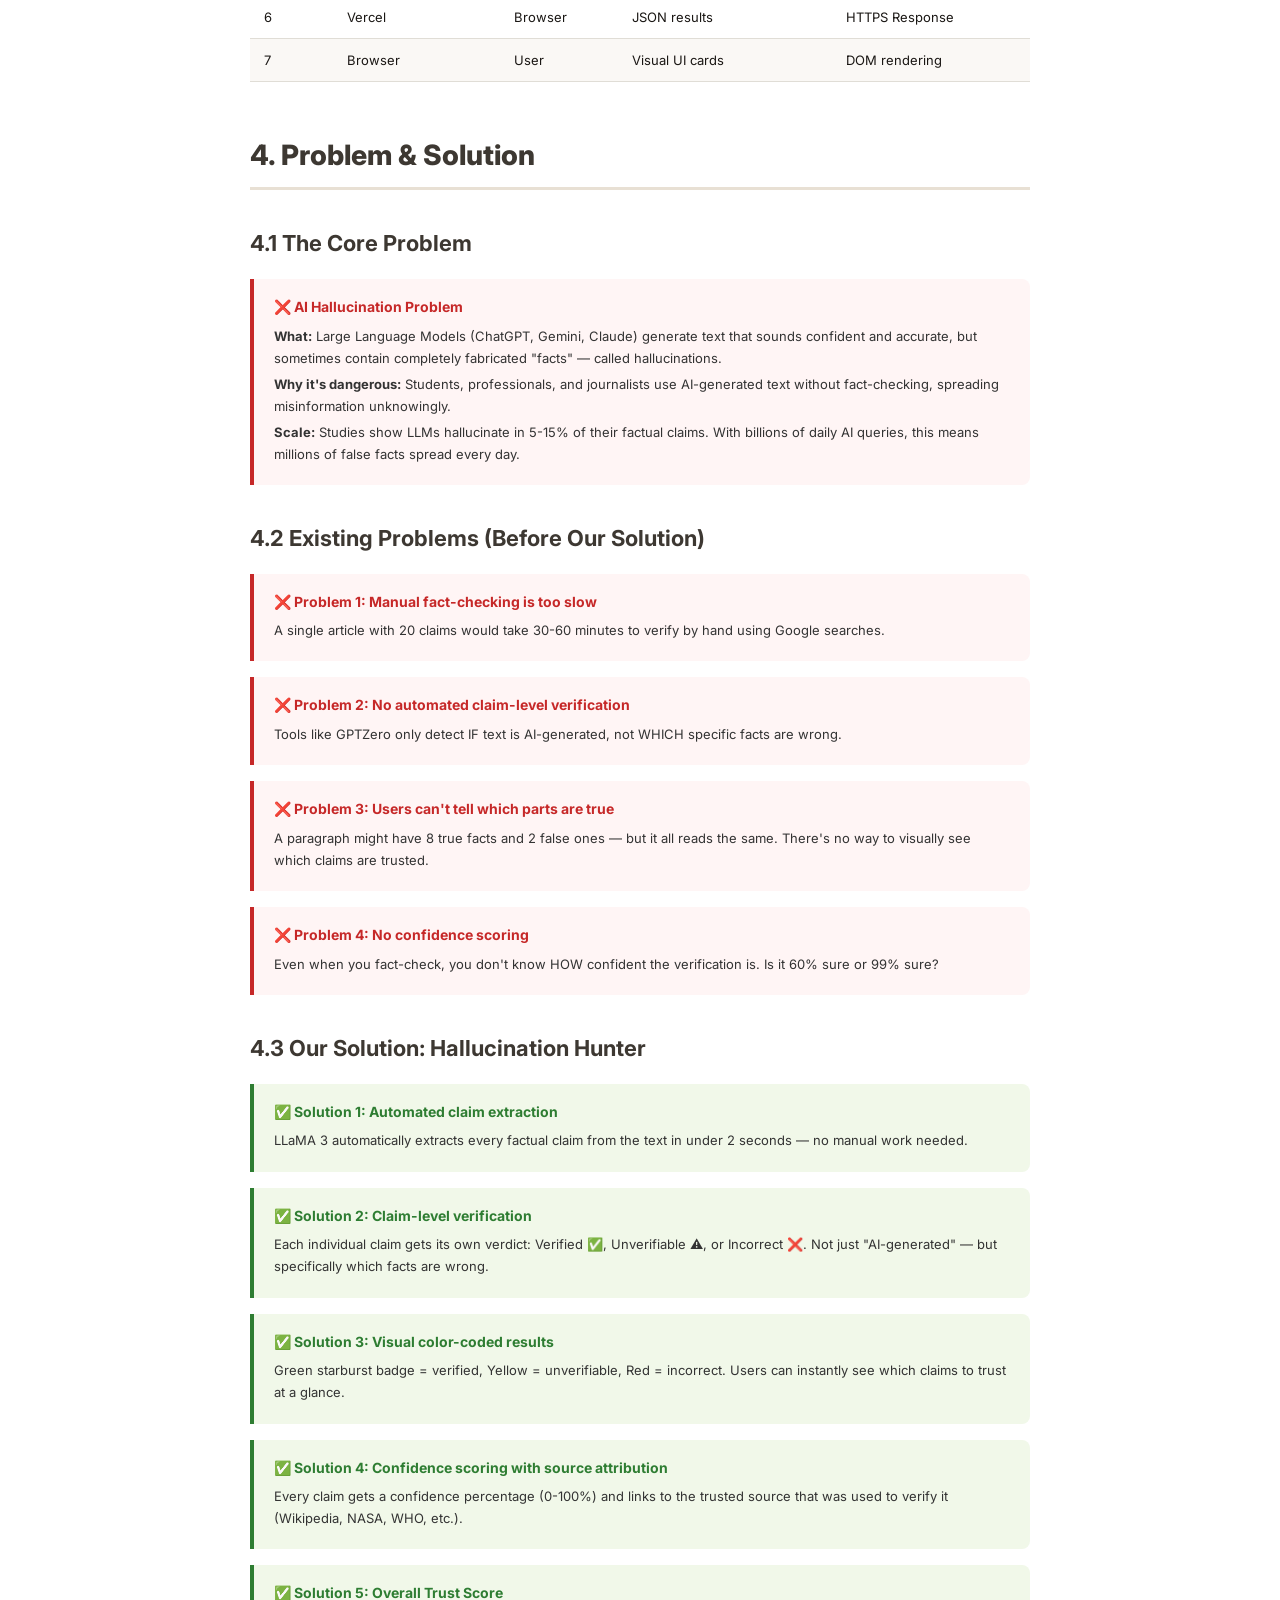
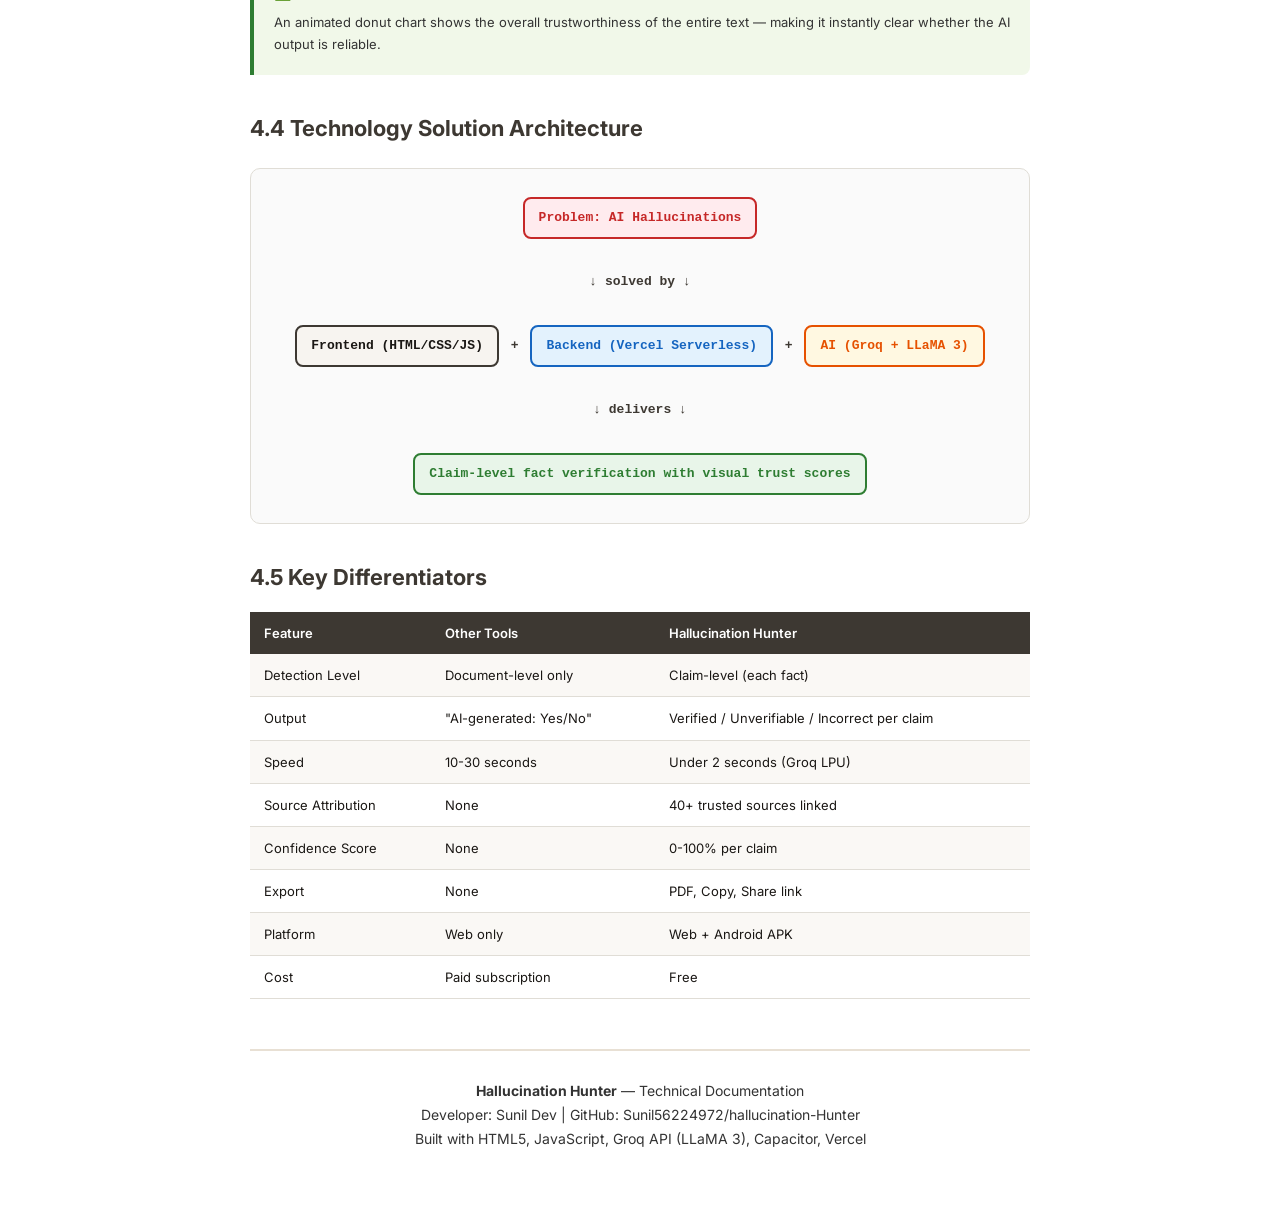
<file: technical_doc.html>
<!DOCTYPE html>
<html lang="en">
<head>
<meta charset="UTF-8">
<title>Hallucination Hunter — Technical Documentation</title>
<style>
  @import url('https://fonts.googleapis.com/css2?family=Inter:wght@300;400;500;600;700;800&display=swap');
  * { margin: 0; padding: 0; box-sizing: border-box; }
  body { font-family: 'Inter', sans-serif; background: #fff; color: #1a1714; line-height: 1.7; padding: 50px 60px; max-width: 900px; margin: 0 auto; }
  
  /* Cover page */
  .cover { text-align: center; padding: 120px 0 80px; page-break-after: always; }
  .cover .logo { font-size: 72px; margin-bottom: 20px; }
  .cover h1 { font-size: 36px; font-weight: 800; color: #3d3832; margin-bottom: 10px; }
  .cover .subtitle { font-size: 18px; color: #6b6560; margin-bottom: 40px; }
  .cover .meta { font-size: 13px; color: #8a7e70; line-height: 2; }
  .cover .divider { width: 80px; height: 3px; background: #3d3832; margin: 30px auto; }

  h1 { font-size: 28px; font-weight: 800; color: #3d3832; margin: 50px 0 10px; padding-bottom: 8px; border-bottom: 3px solid #e8e0d4; }
  h2 { font-size: 22px; font-weight: 700; color: #3d3832; margin: 35px 0 10px; }
  h3 { font-size: 17px; font-weight: 600; color: #4a4540; margin: 25px 0 8px; }
  p { margin: 8px 0 12px; color: #333; font-size: 14px; }
  
  .highlight-box { background: #f7f4f0; border-left: 4px solid #3d3832; padding: 16px 20px; margin: 16px 0; border-radius: 0 8px 8px 0; }
  .highlight-box h4 { font-size: 14px; font-weight: 700; color: #3d3832; margin-bottom: 6px; }
  .highlight-box p { margin: 4px 0; font-size: 13px; }

  .problem-box { background: #fff5f5; border-left: 4px solid #c62828; padding: 16px 20px; margin: 16px 0; border-radius: 0 8px 8px 0; }
  .solution-box { background: #f1f8e9; border-left: 4px solid #2e7d32; padding: 16px 20px; margin: 16px 0; border-radius: 0 8px 8px 0; }
  .problem-box h4, .solution-box h4 { font-size: 14px; font-weight: 700; margin-bottom: 6px; }
  .problem-box h4 { color: #c62828; }
  .solution-box h4 { color: #2e7d32; }
  .problem-box p, .solution-box p { font-size: 13px; margin: 4px 0; }

  ul, ol { margin: 8px 0 12px 24px; font-size: 14px; }
  li { margin: 4px 0; }

  .diagram { background: #fafafa; border: 1px solid #e0ddd6; border-radius: 10px; padding: 24px; margin: 20px 0; text-align: center; font-family: monospace; font-size: 13px; line-height: 2; }
  .arrow { color: #3d3832; font-weight: bold; }
  .box { display: inline-block; background: #f7f4f0; border: 2px solid #3d3832; border-radius: 8px; padding: 6px 14px; margin: 4px; font-weight: 600; }
  .box-green { display: inline-block; background: #e8f5e9; border: 2px solid #2e7d32; border-radius: 8px; padding: 6px 14px; margin: 4px; font-weight: 600; color: #2e7d32; }
  .box-blue { display: inline-block; background: #e3f2fd; border: 2px solid #1565c0; border-radius: 8px; padding: 6px 14px; margin: 4px; font-weight: 600; color: #1565c0; }
  .box-red { display: inline-block; background: #ffebee; border: 2px solid #c62828; border-radius: 8px; padding: 6px 14px; margin: 4px; font-weight: 600; color: #c62828; }
  .box-orange { display: inline-block; background: #fff8e1; border: 2px solid #e65100; border-radius: 8px; padding: 6px 14px; margin: 4px; font-weight: 600; color: #e65100; }

  code { background: #f0ede6; padding: 2px 6px; border-radius: 4px; font-size: 12px; font-family: 'Consolas', monospace; }
  pre { background: #2d2820; color: #f7f4f0; padding: 16px 20px; border-radius: 8px; margin: 12px 0; font-size: 12px; overflow-x: auto; font-family: 'Consolas', monospace; line-height: 1.6; }
  
  table { width: 100%; border-collapse: collapse; margin: 16px 0; font-size: 13px; }
  th { background: #3d3832; color: #fff; padding: 10px 14px; text-align: left; font-weight: 600; }
  td { padding: 10px 14px; border-bottom: 1px solid #e0ddd6; }
  tr:nth-child(even) { background: #faf8f5; }

  .page-break { page-break-before: always; }
  .footer { margin-top: 50px; padding-top: 20px; border-top: 2px solid #e8e0d4; font-size: 12px; color: #8a7e70; text-align: center; }

  @media print {
    body { padding: 40px 50px; }
    .page-break { page-break-before: always; }
  }
</style>
</head>
<body>

<!-- COVER PAGE -->
<div class="cover">
  <div class="logo">🔍</div>
  <h1>Hallucination Hunter</h1>
  <p class="subtitle">Technical Documentation</p>
  <div class="divider"></div>
  <div class="meta">
    <strong>Topics Covered:</strong><br>
    1. How LLaMA AI Model Works (Full Explanation)<br>
    2. How APK Was Built from a Web App (Capacitor)<br>
    3. Complete Data Flow: User → AI → User<br>
    4. Problem & Solution Architecture<br><br>
    <strong>Developer:</strong> Sunil Dev<br>
    <strong>Project:</strong> Hallucination Hunter — LLM Fact Verification Tool<br>
    <strong>Date:</strong> September 2026
  </div>
</div>

<!-- SECTION 1: HOW LLaMA WORKS -->
<h1>1. How LLaMA AI Model Works</h1>

<h2>1.1 What is LLaMA?</h2>
<p>LLaMA stands for <strong>"Large Language Model Meta AI"</strong>. It is an open-source AI model created by <strong>Meta (Facebook)</strong>. LLaMA 3 is the version we use in Hallucination Hunter.</p>

<div class="highlight-box">
  <h4>💡 Simple Explanation</h4>
  <p>Think of LLaMA like a super-intelligent text reader. You give it text, and it understands it like a human — it can break sentences into facts, check if they sound true, and explain why something might be wrong.</p>
</div>

<h2>1.2 LLaMA Architecture (Transformer Model)</h2>
<p>LLaMA is based on the <strong>Transformer architecture</strong>, which is the foundation of all modern AI language models. Here's how it works step by step:</p>

<h3>Step 1: Tokenization (Breaking Text into Pieces)</h3>
<p>When you type "The Earth orbits the Sun", LLaMA doesn't read it like a human. It breaks the text into small pieces called <strong>tokens</strong>:</p>
<pre>"The Earth orbits the Sun"
  → ["The", " Earth", " orbits", " the", " Sun"]
  → [464, 7948, 103937, 279, 8219]  (number IDs)</pre>
<p>Each token is converted to a number. The model only understands numbers, not words.</p>

<h3>Step 2: Embeddings (Numbers → Meaning)</h3>
<p>Each token number is converted into a <strong>vector</strong> — a list of 4,096 numbers that capture the meaning of that word. Words with similar meanings have similar vectors.</p>
<pre>"King"  → [0.82, -0.41, 0.33, 0.91, ...]  (4,096 numbers)
"Queen" → [0.79, -0.38, 0.35, 0.88, ...]  (similar!)</pre>

<h3>Step 3: Self-Attention (Understanding Relationships)</h3>
<p>This is the magic of LLaMA. <strong>Self-attention</strong> allows each word to look at every other word and understand how they relate:</p>
<ul>
  <li>In "The <strong>bank</strong> of the <strong>river</strong>" — the word "bank" looks at "river" and understands it means "river bank" (not a financial bank).</li>
  <li>LLaMA 3 has <strong>32 attention heads</strong> — it looks at relationships from 32 different perspectives simultaneously.</li>
</ul>

<h3>Step 4: Feed-Forward Network (Deep Thinking)</h3>
<p>After attention, the data passes through dense neural network layers that process the combined information. This is where the model "thinks" about what the text means.</p>

<h3>Step 5: Layer Stacking (80 Layers Deep)</h3>
<p>Steps 3 and 4 repeat <strong>80 times</strong> in LLaMA 3 (80 transformer layers). Each layer adds deeper understanding:</p>
<ul>
  <li><strong>Layer 1-10:</strong> Basic grammar and word patterns</li>
  <li><strong>Layer 11-40:</strong> Sentence meaning and context</li>
  <li><strong>Layer 41-60:</strong> Facts, knowledge, and reasoning</li>
  <li><strong>Layer 61-80:</strong> Complex logic and final output</li>
</ul>

<h3>Step 6: Output Generation</h3>
<p>The final layer produces a probability for every possible next token. The model picks the most likely token, adds it to the text, and repeats until done.</p>

<div class="diagram">
  <span class="box">Input Text</span>
  <span class="arrow"> → </span>
  <span class="box">Tokenizer</span>
  <span class="arrow"> → </span>
  <span class="box">Embeddings</span>
  <span class="arrow"> → </span>
  <span class="box-blue">Self-Attention ×80</span>
  <span class="arrow"> → </span>
  <span class="box-green">Output</span>
</div>

<h2>1.3 LLaMA 3 Specifications</h2>
<table>
  <tr><th>Feature</th><th>LLaMA 3 (8B)</th><th>LLaMA 3 (70B)</th></tr>
  <tr><td>Parameters</td><td>8 Billion</td><td>70 Billion</td></tr>
  <tr><td>Training Data</td><td>15 Trillion tokens</td><td>15 Trillion tokens</td></tr>
  <tr><td>Context Window</td><td>8,192 tokens</td><td>8,192 tokens</td></tr>
  <tr><td>Layers</td><td>32</td><td>80</td></tr>
  <tr><td>Attention Heads</td><td>32</td><td>64</td></tr>
  <tr><td>Embedding Size</td><td>4,096</td><td>8,192</td></tr>
  <tr><td>License</td><td>Open Source (Meta)</td><td>Open Source (Meta)</td></tr>
</table>

<h2>1.4 Why We Use Groq for LLaMA</h2>
<p>LLaMA is just the model — it needs hardware to run. <strong>Groq</strong> is a company that has special AI chips called <strong>LPU (Language Processing Units)</strong> that run LLaMA extremely fast.</p>

<div class="highlight-box">
  <h4>⚡ Speed Comparison</h4>
  <p><strong>NVIDIA GPU:</strong> ~30-50 tokens/second</p>
  <p><strong>Groq LPU:</strong> ~500-800 tokens/second (10-15x faster!)</p>
  <p>This is why our app gives results in under 2 seconds.</p>
</div>

<!-- SECTION 2: HOW APK WAS BUILT -->
<div class="page-break"></div>
<h1>2. How APK Was Built from a Web App</h1>

<h2>2.1 The Problem</h2>
<div class="problem-box">
  <h4>❌ Problem</h4>
  <p>We built Hallucination Hunter as a web app (HTML + CSS + JavaScript). But users want to install it on their Android phones like a real app from the home screen — not just visit a website.</p>
</div>

<h2>2.2 The Solution: Capacitor</h2>
<div class="solution-box">
  <h4>✅ Solution</h4>
  <p>We used <strong>Capacitor</strong> (by Ionic) to wrap our web app inside a native Android container. The web app runs inside an Android WebView — it's like a browser without the address bar, running as a standalone app.</p>
</div>

<h2>2.3 What is Capacitor?</h2>
<p>Capacitor is a tool that takes your web app (HTML/CSS/JS) and wraps it inside a native Android or iOS app. The key benefits:</p>
<ul>
  <li><strong>Same code</strong> — No need to rewrite in Java/Kotlin</li>
  <li><strong>Native features</strong> — Access to camera, GPS, notifications</li>
  <li><strong>App store ready</strong> — Generates proper APK file</li>
  <li><strong>WebView</strong> — Uses Android's built-in browser engine</li>
</ul>

<h2>2.4 Step-by-Step APK Build Process</h2>

<h3>Step 1: Initialize Capacitor Project</h3>
<pre>npm init -y
npm install @capacitor/core @capacitor/cli
npx cap init "Hallucination Hunter" "com.sunildev.hallucinationhunter"</pre>
<p>This creates a <code>capacitor.config.ts</code> file that tells Capacitor where to find our web files.</p>

<h3>Step 2: Add Android Platform</h3>
<pre>npm install @capacitor/android
npx cap add android</pre>
<p>This creates an <code>android/</code> folder with a full Android Studio project — including <code>MainActivity.java</code>, <code>AndroidManifest.xml</code>, and Gradle build files.</p>

<h3>Step 3: Copy Web Assets</h3>
<pre>npx cap copy android</pre>
<p>This copies all web files (HTML, CSS, JS, images, icons) into:</p>
<pre>android/app/src/main/assets/public/
  ├── index.html
  ├── app.js
  ├── style.css
  ├── config.js
  ├── verified-icon.png
  ├── unverifiable-icon.png
  └── incorrect-icon.png</pre>

<h3>Step 4: Configure Android App</h3>
<p>We customize these files for branding:</p>
<table>
  <tr><th>File</th><th>Purpose</th></tr>
  <tr><td><code>AndroidManifest.xml</code></td><td>App name, permissions, orientation</td></tr>
  <tr><td><code>styles.xml</code></td><td>Splash screen, status bar color</td></tr>
  <tr><td><code>colors.xml</code></td><td>Theme colors (warm brown palette)</td></tr>
  <tr><td><code>mipmap-*/ic_launcher.png</code></td><td>App icon in 5 sizes (48-192px)</td></tr>
</table>

<h3>Step 5: Build the APK</h3>
<pre>cd android
./gradlew assembleDebug</pre>
<p>Gradle compiles everything into a single <code>.apk</code> file that can be installed on any Android phone.</p>

<div class="diagram">
  <span class="box">Web App (HTML/CSS/JS)</span>
  <span class="arrow"> → </span>
  <span class="box">Capacitor</span>
  <span class="arrow"> → </span>
  <span class="box-blue">Android WebView</span>
  <span class="arrow"> → </span>
  <span class="box-green">APK File</span>
</div>

<h2>2.5 How the App Runs on Phone</h2>
<div class="diagram">
  <div style="text-align:left; padding: 0 20px;">
    <p><strong>1.</strong> User taps the app icon on their home screen</p>
    <p><strong>2.</strong> Android opens <code>MainActivity.java</code></p>
    <p><strong>3.</strong> MainActivity creates a <strong>WebView</strong> (embedded browser)</p>
    <p><strong>4.</strong> WebView loads <code>index.html</code> from <code>assets/public/</code></p>
    <p><strong>5.</strong> The web app runs exactly like it does in Chrome</p>
    <p><strong>6.</strong> User sees a full native-looking app with bottom navigation</p>
  </div>
</div>

<!-- SECTION 3: DATA FLOW -->
<div class="page-break"></div>
<h1>3. Data Flow: User → AI → User</h1>

<h2>3.1 Complete Data Transfer Journey</h2>
<p>Here's exactly what happens when a user clicks "Analyze" — every step of the data journey:</p>

<div class="diagram">
  <span class="box">User types text</span><br>
  <span class="arrow">↓</span><br>
  <span class="box">Browser (JavaScript)</span><br>
  <span class="arrow">↓ HTTPS POST</span><br>
  <span class="box-blue">Vercel Serverless Function</span><br>
  <span class="arrow">↓ API Call</span><br>
  <span class="box-orange">Groq Cloud (LLaMA 3)</span><br>
  <span class="arrow">↓ JSON Response</span><br>
  <span class="box-blue">Vercel Serverless Function</span><br>
  <span class="arrow">↓ HTTPS Response</span><br>
  <span class="box">Browser (JavaScript)</span><br>
  <span class="arrow">↓</span><br>
  <span class="box-green">Results displayed to User</span>
</div>

<h2>3.2 Step-by-Step Technical Breakdown</h2>

<h3>Step 1: User Input (Frontend)</h3>
<p>The user types or pastes AI-generated text into the textarea and clicks "Analyze".</p>
<pre>// app.js — When user clicks Analyze
const userText = document.getElementById('main-input').value;
// Text is stored in a JavaScript variable in the browser</pre>

<h3>Step 2: Frontend → Vercel API (HTTPS POST)</h3>
<p>The browser sends the text to our serverless API using a <code>fetch()</code> request:</p>
<pre>// app.js — Sending data to server
const response = await fetch('/api/groq', {
  method: 'POST',
  headers: { 'Content-Type': 'application/json' },
  body: JSON.stringify({
    text: userText,
    action: 'analyze'    // tells API what to do
  })
});</pre>

<div class="highlight-box">
  <h4>🔒 Security Note</h4>
  <p>The API key for Groq is stored on the server (Vercel environment variable), never exposed to the user's browser. This prevents API key theft.</p>
</div>

<h3>Step 3: Vercel Serverless Function (Backend)</h3>
<p>Our <code>api/groq.js</code> file receives the request on Vercel's servers and forwards it to Groq:</p>
<pre>// api/groq.js — Server-side code
export default async function handler(req, res) {
  const { text, action } = req.body;
  
  // Build the prompt for LLaMA
  const prompt = `Extract all factual claims from this text. 
  For each claim, determine if it is verified, unverifiable, 
  or incorrect. Return as JSON array.
  
  Text: "${text}"`;
  
  // Send to Groq API
  const groqResponse = await fetch(
    'https://api.groq.com/openai/v1/chat/completions', {
    method: 'POST',
    headers: {
      'Authorization': `Bearer ${process.env.GROQ_API_KEY}`,
      'Content-Type': 'application/json'
    },
    body: JSON.stringify({
      model: 'llama3-70b-8192',
      messages: [{ role: 'user', content: prompt }],
      temperature: 0.1  // Low = more factual, less creative
    })
  });
}</pre>

<h3>Step 4: Groq Cloud Processes with LLaMA 3</h3>
<p>Inside Groq's data center, this happens:</p>
<ol>
  <li><strong>Tokenize:</strong> The prompt is broken into tokens</li>
  <li><strong>Process:</strong> LLaMA 3 (70B) runs through all 80 transformer layers</li>
  <li><strong>Extract Claims:</strong> The model identifies each factual statement</li>
  <li><strong>Verify Each Claim:</strong> Based on its training data (15 trillion tokens of internet text), it determines if each claim is true, false, or unverifiable</li>
  <li><strong>Generate JSON:</strong> The model outputs structured JSON with claims, verdicts, and confidence scores</li>
</ol>

<h3>Step 5: Groq → Vercel (JSON Response)</h3>
<p>Groq returns a structured JSON response:</p>
<pre>{
  "claims": [
    {
      "claim": "The Earth orbits the Sun",
      "status": "verified",
      "confidence": 98,
      "source": "NASA",
      "category": "Science",
      "explanation": "Confirmed by centuries of astronomical observation"
    },
    {
      "claim": "Python was created in 2005",
      "status": "false",
      "confidence": 96,
      "correction": "Python was created in 1991 by Guido van Rossum",
      "source": "Wikipedia"
    }
  ],
  "trust_score": 67
}</pre>

<h3>Step 6: Vercel → Browser (HTTPS Response)</h3>
<p>Our serverless function parses the response and sends clean JSON back to the browser:</p>
<pre>// api/groq.js — Send results back
const data = await groqResponse.json();
const claims = JSON.parse(data.choices[0].message.content);
res.status(200).json({ claims, trust_score: calculateTrust(claims) });</pre>

<h3>Step 7: Browser Displays Results (Frontend)</h3>
<p>The JavaScript receives the JSON and builds the visual UI:</p>
<pre>// app.js — Display results
const data = await response.json();

// Draw trust score donut chart
drawDonutChart(data.trust_score);

// Build claim cards with color-coded badges
data.claims.forEach(claim => {
  const card = createClaimCard(claim);
  // Green badge = verified, Red = incorrect, Yellow = unverifiable
  claimsGrid.appendChild(card);
});</pre>

<h2>3.3 Complete Data Flow Summary</h2>
<table>
  <tr><th>Step</th><th>From</th><th>To</th><th>Data</th><th>Protocol</th></tr>
  <tr><td>1</td><td>User</td><td>Browser</td><td>Raw text</td><td>Keyboard input</td></tr>
  <tr><td>2</td><td>Browser</td><td>Vercel</td><td>JSON { text }</td><td>HTTPS POST</td></tr>
  <tr><td>3</td><td>Vercel</td><td>Groq</td><td>Prompt + text</td><td>HTTPS POST</td></tr>
  <tr><td>4</td><td>Groq (LLaMA)</td><td>Groq</td><td>Internal processing</td><td>LPU inference</td></tr>
  <tr><td>5</td><td>Groq</td><td>Vercel</td><td>JSON claims</td><td>HTTPS Response</td></tr>
  <tr><td>6</td><td>Vercel</td><td>Browser</td><td>JSON results</td><td>HTTPS Response</td></tr>
  <tr><td>7</td><td>Browser</td><td>User</td><td>Visual UI cards</td><td>DOM rendering</td></tr>
</table>

<!-- SECTION 4: PROBLEM & SOLUTION -->
<div class="page-break"></div>
<h1>4. Problem & Solution</h1>

<h2>4.1 The Core Problem</h2>
<div class="problem-box">
  <h4>❌ AI Hallucination Problem</h4>
  <p><strong>What:</strong> Large Language Models (ChatGPT, Gemini, Claude) generate text that sounds confident and accurate, but sometimes contain completely fabricated "facts" — called hallucinations.</p>
  <p><strong>Why it's dangerous:</strong> Students, professionals, and journalists use AI-generated text without fact-checking, spreading misinformation unknowingly.</p>
  <p><strong>Scale:</strong> Studies show LLMs hallucinate in 5-15% of their factual claims. With billions of daily AI queries, this means millions of false facts spread every day.</p>
</div>

<h2>4.2 Existing Problems (Before Our Solution)</h2>

<div class="problem-box">
  <h4>❌ Problem 1: Manual fact-checking is too slow</h4>
  <p>A single article with 20 claims would take 30-60 minutes to verify by hand using Google searches.</p>
</div>

<div class="problem-box">
  <h4>❌ Problem 2: No automated claim-level verification</h4>
  <p>Tools like GPTZero only detect IF text is AI-generated, not WHICH specific facts are wrong.</p>
</div>

<div class="problem-box">
  <h4>❌ Problem 3: Users can't tell which parts are true</h4>
  <p>A paragraph might have 8 true facts and 2 false ones — but it all reads the same. There's no way to visually see which claims are trusted.</p>
</div>

<div class="problem-box">
  <h4>❌ Problem 4: No confidence scoring</h4>
  <p>Even when you fact-check, you don't know HOW confident the verification is. Is it 60% sure or 99% sure?</p>
</div>

<h2>4.3 Our Solution: Hallucination Hunter</h2>

<div class="solution-box">
  <h4>✅ Solution 1: Automated claim extraction</h4>
  <p>LLaMA 3 automatically extracts every factual claim from the text in under 2 seconds — no manual work needed.</p>
</div>

<div class="solution-box">
  <h4>✅ Solution 2: Claim-level verification</h4>
  <p>Each individual claim gets its own verdict: Verified ✅, Unverifiable ⚠️, or Incorrect ❌. Not just "AI-generated" — but specifically which facts are wrong.</p>
</div>

<div class="solution-box">
  <h4>✅ Solution 3: Visual color-coded results</h4>
  <p>Green starburst badge = verified, Yellow = unverifiable, Red = incorrect. Users can instantly see which claims to trust at a glance.</p>
</div>

<div class="solution-box">
  <h4>✅ Solution 4: Confidence scoring with source attribution</h4>
  <p>Every claim gets a confidence percentage (0-100%) and links to the trusted source that was used to verify it (Wikipedia, NASA, WHO, etc.).</p>
</div>

<div class="solution-box">
  <h4>✅ Solution 5: Overall Trust Score</h4>
  <p>An animated donut chart shows the overall trustworthiness of the entire text — making it instantly clear whether the AI output is reliable.</p>
</div>

<h2>4.4 Technology Solution Architecture</h2>
<div class="diagram">
  <span class="box-red">Problem: AI Hallucinations</span><br><br>
  <span class="arrow">↓ solved by ↓</span><br><br>
  <span class="box">Frontend (HTML/CSS/JS)</span>
  <span class="arrow"> + </span>
  <span class="box-blue">Backend (Vercel Serverless)</span>
  <span class="arrow"> + </span>
  <span class="box-orange">AI (Groq + LLaMA 3)</span><br><br>
  <span class="arrow">↓ delivers ↓</span><br><br>
  <span class="box-green">Claim-level fact verification with visual trust scores</span>
</div>

<h2>4.5 Key Differentiators</h2>
<table>
  <tr><th>Feature</th><th>Other Tools</th><th>Hallucination Hunter</th></tr>
  <tr><td>Detection Level</td><td>Document-level only</td><td>Claim-level (each fact)</td></tr>
  <tr><td>Output</td><td>"AI-generated: Yes/No"</td><td>Verified / Unverifiable / Incorrect per claim</td></tr>
  <tr><td>Speed</td><td>10-30 seconds</td><td>Under 2 seconds (Groq LPU)</td></tr>
  <tr><td>Source Attribution</td><td>None</td><td>40+ trusted sources linked</td></tr>
  <tr><td>Confidence Score</td><td>None</td><td>0-100% per claim</td></tr>
  <tr><td>Export</td><td>None</td><td>PDF, Copy, Share link</td></tr>
  <tr><td>Platform</td><td>Web only</td><td>Web + Android APK</td></tr>
  <tr><td>Cost</td><td>Paid subscription</td><td>Free</td></tr>
</table>

<div class="footer">
  <p><strong>Hallucination Hunter</strong> — Technical Documentation<br>
  Developer: Sunil Dev | GitHub: Sunil56224972/hallucination-Hunter<br>
  Built with HTML5, JavaScript, Groq API (LLaMA 3), Capacitor, Vercel</p>
</div>

</body>
</html>
</file>
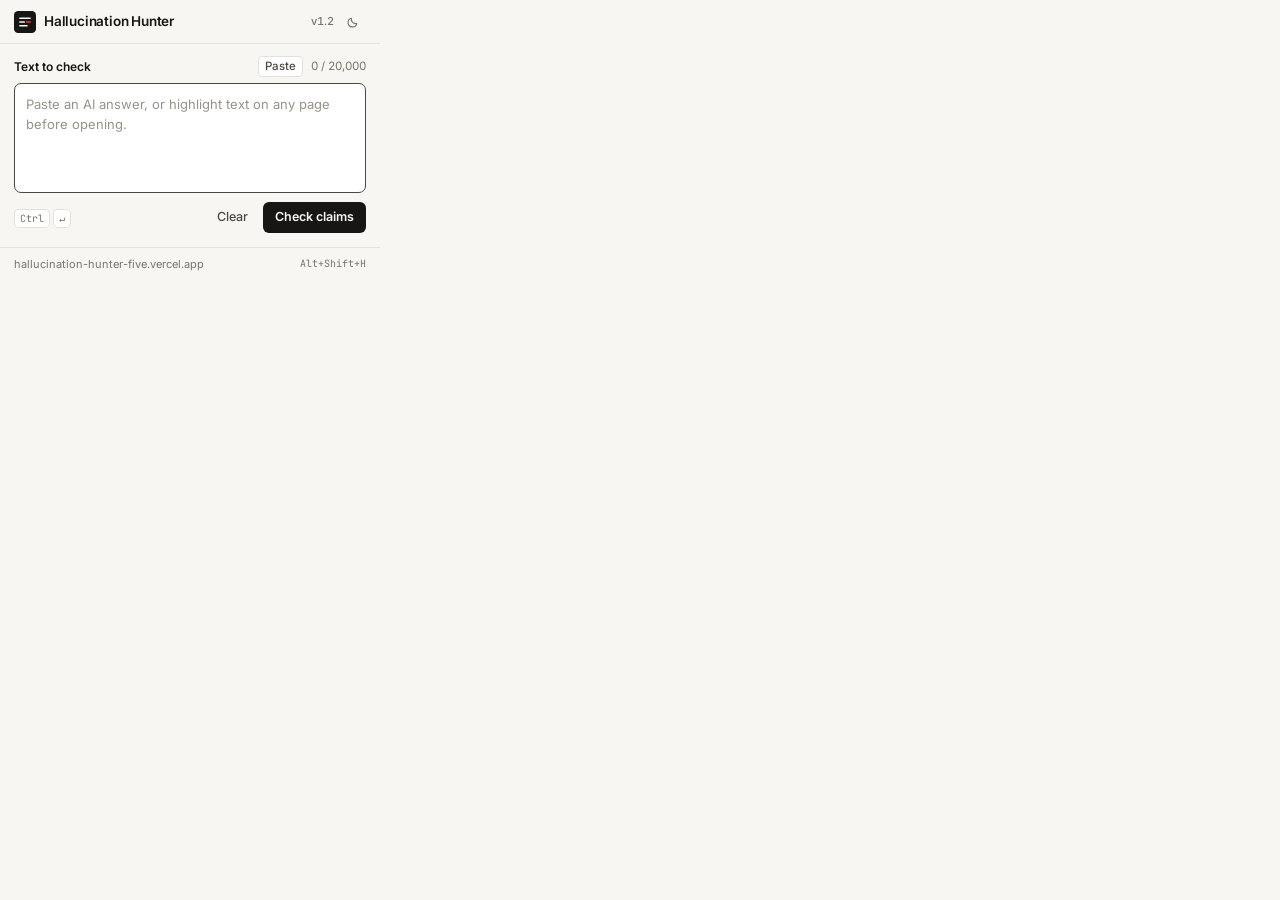
<file: chrome-extension/popup.html>
<!DOCTYPE html>
<html lang="en">
<head>
  <meta charset="UTF-8">
  <meta name="viewport" content="width=device-width, initial-scale=1.0">
  <meta name="color-scheme" content="light dark">
  <title>Hallucination Hunter</title>
  <link rel="icon" type="image/png" href="icons/icon32.png">
  <link rel="preconnect" href="https://fonts.googleapis.com">
  <link rel="preconnect" href="https://fonts.gstatic.com" crossorigin>
  <link href="https://fonts.googleapis.com/css2?family=Inter:wght@400;500;600;700&family=JetBrains+Mono:wght@400;500&display=swap" rel="stylesheet">
  <link rel="stylesheet" href="popup.css">
</head>
<body>
  <header class="hh-header">
    <a class="hh-brand" id="hh-brand-link" href="https://hallucination-hunter-five.vercel.app" target="_blank" rel="noopener" title="Open Hallucination Hunter web app">
      <svg class="hh-brand-mark" width="22" height="22" viewBox="0 0 32 32" aria-hidden="true">
        <rect class="hh-logo-bg" width="32" height="32" rx="6" fill="#171614"/>
        <path d="M8.5 10.5h15" stroke="#f7f6f2" stroke-width="2.1" stroke-linecap="round"/>
        <path d="M8.5 16h6.5" stroke="#f7f6f2" stroke-width="2.1" stroke-linecap="round"/>
        <path d="M18.2 16h5.3" stroke="#d94e28" stroke-width="2.2" stroke-linecap="round"/>
        <path d="M8.5 21.5h10.5" stroke="#f7f6f2" stroke-width="2.1" stroke-linecap="round"/>
      </svg>
      <span class="hh-title">Hallucination Hunter</span>
    </a>
    <div class="hh-header-right">
      <span class="hh-version" id="hh-version">v1.2</span>
      <button type="button" class="hh-icon-btn" id="hh-theme-btn" title="Switch theme" aria-label="Switch theme">
        <svg class="hh-i-moon" viewBox="0 0 20 20" fill="none" stroke="currentColor" stroke-width="1.6" stroke-linecap="round" stroke-linejoin="round" aria-hidden="true">
          <path d="M15.4 12.2A6.3 6.3 0 0 1 7.8 4.6a6.3 6.3 0 1 0 7.6 7.6Z"/>
        </svg>
        <svg class="hh-i-sun" viewBox="0 0 20 20" fill="none" stroke="currentColor" stroke-width="1.6" stroke-linecap="round" aria-hidden="true">
          <circle cx="10" cy="10" r="3.2"/>
          <path d="M10 2.4v1.8M10 15.8v1.8M2.4 10h1.8M15.8 10h1.8M4.6 4.6l1.3 1.3M14.1 14.1l1.3 1.3M4.6 15.4l1.3-1.3M14.1 5.9l1.3-1.3"/>
        </svg>
      </button>
    </div>
  </header>

  <main class="hh-main" id="hh-main">
    <div class="hh-collapsed-bar" id="hh-collapsed-bar" hidden>
      <span class="hh-collapsed-snippet" id="hh-collapsed-snippet"></span>
      <div class="hh-collapsed-actions">
        <button type="button" class="hh-chip-btn" id="hh-edit-btn">Edit</button>
        <button type="button" class="hh-chip-btn" id="hh-new-btn">New</button>
      </div>
    </div>

    <div class="hh-input-area" id="hh-input-area">
      <div class="hh-label-row">
        <label class="hh-label" for="hh-text-input">Text to check</label>
        <div class="hh-label-tools">
          <button type="button" class="hh-paste-btn" id="hh-paste-btn" title="Paste from clipboard">Paste</button>
          <span class="hh-count" id="hh-count">0 / 20,000</span>
        </div>
      </div>

      <div class="hh-sheet">
        <textarea id="hh-text-input" placeholder="Paste an AI answer, or highlight text on any page before opening." rows="5" spellcheck="false" maxlength="20000"></textarea>
      </div>

      <div id="hh-auto-detect" class="hh-auto-detect" hidden></div>

      <div class="hh-input-actions">
        <span class="hh-hint"><kbd id="hh-mod-key">Ctrl</kbd> <kbd>&crarr;</kbd></span>
        <button id="hh-clear-btn" class="hh-btn-secondary" type="button">Clear</button>
        <button id="hh-analyze-btn" class="hh-btn-primary" type="button">
          <span class="hh-btn-label">Check claims</span>
          <span class="hh-btn-spin" aria-hidden="true"></span>
        </button>
      </div>
    </div>

    <div id="hh-loading" class="hh-loading" hidden>
      <div class="hh-progress"><span></span></div>
      <div class="hh-loading-row">
        <span id="hh-loading-text">Extracting factual claims&hellip;</span>
        <button id="hh-cancel-btn" class="hh-link-btn" type="button">Cancel</button>
      </div>
    </div>

    <div id="hh-error" class="hh-error" role="alert" hidden>
      <span id="hh-error-text"></span>
      <button id="hh-retry-btn" class="hh-link-btn" type="button" hidden>Retry</button>
    </div>

    <section id="hh-results" class="hh-results" hidden aria-live="polite">
      <div class="hh-score-card">
        <div class="hh-score-row">
          <div class="hh-score-copy">
            <span class="hh-verdict-title" id="hh-verdict-title">Mostly accurate</span>
            <span class="hh-verdict-sub" id="hh-verdict-sub">0 of 0 claims verified</span>
          </div>
          <div id="hh-trust-value" class="hh-trust-value">0%</div>
        </div>
        <div class="hh-trust-track" aria-hidden="true">
          <span id="hh-bd-verified" class="hh-bd hh-bd-v" style="width:0%"></span>
          <span id="hh-bd-unverifiable" class="hh-bd hh-bd-u" style="width:0%"></span>
          <span id="hh-bd-false" class="hh-bd hh-bd-f" style="width:0%"></span>
        </div>
      </div>

      <div class="hh-filter-bar" role="group" aria-label="Filter claims">
        <button type="button" class="hh-ftab active" data-filter="all" aria-pressed="true">All <span id="hh-count-all">0</span></button>
        <button type="button" class="hh-ftab" data-filter="verified" aria-pressed="false"><i class="hh-dot hh-dot-v"></i><span id="hh-count-verified">0</span></button>
        <button type="button" class="hh-ftab" data-filter="unverifiable" aria-pressed="false"><i class="hh-dot hh-dot-u"></i><span id="hh-count-unverifiable">0</span></button>
        <button type="button" class="hh-ftab" data-filter="false" aria-pressed="false"><i class="hh-dot hh-dot-f"></i><span id="hh-count-incorrect">0</span></button>
      </div>

      <div id="hh-claims-list" class="hh-claims-list"></div>

      <div class="hh-result-actions">
        <button id="hh-copy-btn" class="hh-btn-outline" type="button">Copy report</button>
        <button id="hh-open-btn" class="hh-btn-outline" type="button">Open full view &nearr;</button>
      </div>
    </section>
  </main>

  <footer class="hh-footer">
    <a href="https://hallucination-hunter-five.vercel.app" target="_blank" rel="noopener">hallucination-hunter-five.vercel.app</a>
    <kbd id="hh-shortcut-hint">Alt+Shift+H</kbd>
  </footer>

  <script src="popup.js"></script>
</body>
</html>
</file>
<file: chrome-extension/popup.css>
/* Hallucination Hunter — Chrome Extension Popup
   Clean 380px single-scroll layout, Inter tabular numerals, light & dark themes. */

*, *::before, *::after {
  box-sizing: border-box;
  margin: 0;
  padding: 0;
}

:root {
  color-scheme: light;

  --bg: #f7f6f2;
  --bg-subtle: #efede7;
  --surface: #ffffff;
  --surface-2: #faf9f6;
  --border: #e4e1d8;
  --border-strong: #cfcac0;

  --ink: #171614;
  --ink-2: #4a4842;
  --ink-3: #78746b;
  --placeholder: #989388;

  --btn-bg: #171614;
  --btn-fg: #f7f6f2;
  --btn-hover: #2c2a26;
  --brand-mark: #d94e28;

  --green: #1d7548;
  --green-soft: rgba(29, 117, 72, 0.09);

  --amber: #966200;
  --amber-soft: rgba(150, 98, 0, 0.1);

  --red: #be3820;
  --red-soft: rgba(190, 56, 32, 0.09);

  --sans: 'Inter', -apple-system, BlinkMacSystemFont, 'Segoe UI', Roboto, sans-serif;
  --mono: 'JetBrains Mono', ui-monospace, SFMono-Regular, Consolas, monospace;
}

@media (prefers-color-scheme: dark) {
  :root:not([data-theme="light"]) {
    color-scheme: dark;

    --bg: #121211;
    --bg-subtle: #1c1c1a;
    --surface: #181816;
    --surface-2: #1f1f1c;
    --border: #2a2a27;
    --border-strong: #3c3b37;

    --ink: #ededec;
    --ink-2: #b5b3ac;
    --ink-3: #807d75;
    --placeholder: #67655e;

    --btn-bg: #ededec;
    --btn-fg: #141413;
    --btn-hover: #d8d6cf;
    --brand-mark: #e5643f;

    --green: #53bc83;
    --green-soft: rgba(83, 188, 131, 0.13);

    --amber: #e2ac42;
    --amber-soft: rgba(226, 172, 66, 0.13);

    --red: #ee7460;
    --red-soft: rgba(238, 116, 96, 0.13);
  }
}

:root[data-theme="dark"] {
  color-scheme: dark;

  --bg: #121211;
  --bg-subtle: #1c1c1a;
  --surface: #181816;
  --surface-2: #1f1f1c;
  --border: #2a2a27;
  --border-strong: #3c3b37;

  --ink: #ededec;
  --ink-2: #b5b3ac;
  --ink-3: #807d75;
  --placeholder: #67655e;

  --btn-bg: #ededec;
  --btn-fg: #141413;
  --btn-hover: #d8d6cf;
  --brand-mark: #e5643f;

  --green: #53bc83;
  --green-soft: rgba(83, 188, 131, 0.13);

  --amber: #e2ac42;
  --amber-soft: rgba(226, 172, 66, 0.13);

  --red: #ee7460;
  --red-soft: rgba(238, 116, 96, 0.13);
}

[hidden] {
  display: none !important;
}

*::-webkit-scrollbar {
  width: 5px;
  height: 5px;
}
*::-webkit-scrollbar-button {
  display: none;
  width: 0;
  height: 0;
}
*::-webkit-scrollbar-track {
  background: transparent;
}
*::-webkit-scrollbar-thumb {
  background: var(--border-strong);
  border-radius: 3px;
}

body {
  width: 380px;
  max-height: 560px;
  display: flex;
  flex-direction: column;
  overflow: hidden;
  background: var(--bg);
  color: var(--ink);
  font: 400 13px/1.5 var(--sans);
  -webkit-font-smoothing: antialiased;
}

button, textarea {
  font: inherit;
  color: inherit;
}

button {
  cursor: pointer;
  background: none;
  border: 0;
}

kbd {
  font-family: var(--mono);
  font-feature-settings: "zero" 0;
}

:focus-visible {
  outline: 2px solid var(--brand-mark);
  outline-offset: 2px;
}

/* Header */
.hh-header {
  flex-shrink: 0;
  height: 44px;
  padding: 0 14px;
  display: flex;
  align-items: center;
  justify-content: space-between;
  background: var(--bg);
  border-bottom: 1px solid var(--border);
}

.hh-brand {
  display: inline-flex;
  align-items: center;
  gap: 8px;
  text-decoration: none;
  color: var(--ink);
}

.hh-brand-mark {
  display: block;
  flex-shrink: 0;
}
@media (prefers-color-scheme: dark) {
  :root:not([data-theme="light"]) .hh-logo-bg { fill: #282724; }
}
:root[data-theme="dark"] .hh-logo-bg { fill: #282724; }

.hh-title {
  font-size: 13.5px;
  font-weight: 600;
  letter-spacing: -0.015em;
}

.hh-header-right {
  display: inline-flex;
  align-items: center;
  gap: 6px;
}

.hh-version {
  font-size: 11px;
  font-weight: 500;
  color: var(--ink-3);
  font-variant-numeric: tabular-nums;
}

.hh-icon-btn {
  width: 26px;
  height: 26px;
  display: grid;
  place-items: center;
  border-radius: 5px;
  color: var(--ink-3);
  transition: background-color 0.14s ease, color 0.14s ease;
}
.hh-icon-btn:hover {
  background: var(--bg-subtle);
  color: var(--ink);
}
.hh-icon-btn svg {
  width: 14px;
  height: 14px;
  display: block;
}

.hh-icon-btn .hh-i-sun { display: none; }
@media (prefers-color-scheme: dark) {
  :root:not([data-theme="light"]) .hh-icon-btn .hh-i-moon { display: none; }
  :root:not([data-theme="light"]) .hh-icon-btn .hh-i-sun { display: block; }
}
:root[data-theme="dark"] .hh-icon-btn .hh-i-moon { display: none; }
:root[data-theme="dark"] .hh-icon-btn .hh-i-sun { display: block; }

/* Single scroll container */
.hh-main {
  flex: 1 1 auto;
  min-height: 0;
  max-height: 484px;
  overflow-y: auto;
  overflow-x: hidden;
  padding: 12px 14px;
}

/* Collapsed input summary when results are shown */
body.has-results:not(.editing-input) .hh-input-area {
  display: none;
}

.hh-collapsed-bar {
  display: flex;
  align-items: center;
  justify-content: space-between;
  gap: 8px;
  padding: 7px 10px;
  margin-bottom: 10px;
  background: var(--surface);
  border: 1px solid var(--border);
  border-radius: 6px;
}

.hh-collapsed-snippet {
  flex: 1;
  min-width: 0;
  font-size: 12px;
  color: var(--ink-2);
  white-space: nowrap;
  overflow: hidden;
  text-overflow: ellipsis;
}

.hh-collapsed-actions {
  display: inline-flex;
  align-items: center;
  gap: 4px;
  flex-shrink: 0;
}

.hh-chip-btn {
  height: 22px;
  padding: 0 7px;
  border-radius: 4px;
  border: 1px solid var(--border);
  background: var(--surface-2);
  font-size: 11px;
  font-weight: 500;
  color: var(--ink-2);
}
.hh-chip-btn:hover {
  border-color: var(--border-strong);
  color: var(--ink);
}

/* Input composer */
.hh-input-area {
  margin-bottom: 2px;
}
body.has-results.editing-input .hh-input-area {
  margin-bottom: 12px;
  padding-bottom: 12px;
  border-bottom: 1px solid var(--border);
}

.hh-label-row {
  display: flex;
  align-items: center;
  justify-content: space-between;
  margin-bottom: 6px;
}

.hh-label {
  font-size: 12px;
  font-weight: 600;
  color: var(--ink);
}

.hh-label-tools {
  display: inline-flex;
  align-items: center;
  gap: 8px;
}

.hh-paste-btn {
  font-size: 11.5px;
  font-weight: 500;
  color: var(--ink-2);
  padding: 1px 6px;
  border-radius: 4px;
  border: 1px solid var(--border);
  background: var(--surface);
}
.hh-paste-btn:hover {
  border-color: var(--border-strong);
  color: var(--ink);
}

.hh-count {
  font-size: 11.5px;
  color: var(--ink-3);
  font-variant-numeric: tabular-nums;
}
.hh-count.over {
  color: var(--red);
  font-weight: 600;
}

.hh-sheet {
  border: 1px solid var(--border-strong);
  border-radius: 7px;
  background: var(--surface);
  overflow: hidden;
  transition: border-color 0.14s ease;
}
.hh-sheet:focus-within {
  border-color: var(--ink-2);
}

#hh-text-input {
  display: block;
  width: 100%;
  height: 108px;
  padding: 10px 11px;
  border: 0;
  background: transparent;
  color: var(--ink);
  font: 400 13px/1.55 var(--sans);
  resize: none;
  overflow-y: auto;
}
#hh-text-input:focus {
  outline: none;
}
#hh-text-input::placeholder {
  color: var(--placeholder);
}
#hh-text-input[readonly] {
  color: var(--ink-2);
}

.hh-auto-detect {
  display: flex;
  align-items: center;
  gap: 6px;
  margin-top: 7px;
  font-size: 11.5px;
  color: var(--ink-2);
}
.hh-auto-detect::before {
  content: '';
  width: 6px;
  height: 6px;
  border-radius: 50%;
  background: var(--green);
  flex-shrink: 0;
}

.hh-input-actions {
  display: flex;
  align-items: center;
  gap: 6px;
  margin-top: 9px;
}

.hh-hint {
  margin-right: auto;
  font-size: 11px;
  color: var(--ink-3);
}
.hh-hint kbd {
  padding: 2px 5px;
  font-size: 10px;
  background: var(--surface);
  border: 1px solid var(--border);
  border-radius: 4px;
  color: var(--ink-3);
}

.hh-btn-primary,
.hh-btn-secondary,
.hh-btn-outline {
  height: 31px;
  padding: 0 12px;
  border-radius: 6px;
  font-size: 12.5px;
  font-weight: 600;
  transition: background-color 0.14s ease, border-color 0.14s ease, color 0.14s ease;
}

.hh-btn-primary {
  position: relative;
  display: inline-grid;
  place-items: center;
  background: var(--btn-bg);
  color: var(--btn-fg);
}
.hh-btn-primary > * {
  grid-area: 1 / 1;
}
.hh-btn-primary:hover:not(:disabled) {
  background: var(--btn-hover);
}
.hh-btn-primary:disabled {
  cursor: progress;
}

.hh-btn-spin {
  width: 13px;
  height: 13px;
  border: 1.7px solid currentColor;
  border-right-color: transparent;
  border-radius: 50%;
  opacity: 0;
}
.hh-btn-primary.is-busy .hh-btn-label {
  opacity: 0;
}
.hh-btn-primary.is-busy .hh-btn-spin {
  opacity: 1;
  animation: hh-spin 0.7s linear infinite;
}

.hh-btn-secondary {
  font-weight: 500;
  color: var(--ink-2);
  padding: 0 9px;
}
.hh-btn-secondary:hover {
  background: var(--bg-subtle);
  color: var(--ink);
}

.hh-btn-outline {
  flex: 1;
  border: 1px solid var(--border);
  background: var(--surface);
  color: var(--ink-2);
  font-weight: 500;
}
.hh-btn-outline:hover {
  border-color: var(--border-strong);
  background: var(--surface-2);
  color: var(--ink);
}

.hh-link-btn {
  font-size: 12px;
  font-weight: 500;
  color: var(--ink-2);
  text-decoration: underline;
  text-underline-offset: 3px;
}
.hh-link-btn:hover {
  color: var(--ink);
}

/* Loading & Error */
.hh-loading {
  margin-top: 10px;
  padding: 10px 11px;
  background: var(--surface);
  border: 1px solid var(--border);
  border-radius: 7px;
  font-size: 12px;
  color: var(--ink-2);
}
.hh-progress {
  position: relative;
  height: 3px;
  background: var(--bg-subtle);
  border-radius: 2px;
  overflow: hidden;
}
.hh-progress span {
  position: absolute;
  inset: 0 auto 0 0;
  width: 36%;
  background: var(--ink);
  border-radius: 2px;
  animation: hh-slide 1.2s ease-in-out infinite;
}
.hh-loading-row {
  display: flex;
  align-items: center;
  justify-content: space-between;
  margin-top: 7px;
}

@keyframes hh-slide {
  from { transform: translateX(-100%); }
  to { transform: translateX(285%); }
}
@keyframes hh-spin {
  to { transform: rotate(360deg); }
}

.hh-error {
  margin-top: 10px;
  padding: 9px 11px;
  display: flex;
  align-items: center;
  justify-content: space-between;
  gap: 8px;
  background: var(--red-soft);
  border: 1px solid color-mix(in srgb, var(--red) 35%, transparent);
  border-radius: 6px;
  font-size: 12px;
  color: var(--red);
}

/* Results */
.hh-score-card {
  padding: 11px 12px;
  background: var(--surface);
  border: 1px solid var(--border);
  border-radius: 7px;
  margin-bottom: 8px;
}

.hh-score-row {
  display: flex;
  align-items: baseline;
  justify-content: space-between;
  gap: 10px;
  margin-bottom: 8px;
}

.hh-score-copy {
  display: flex;
  flex-direction: column;
  gap: 1px;
}

.hh-verdict-title {
  font-size: 13.5px;
  font-weight: 600;
  color: var(--ink);
}

.hh-verdict-sub {
  font-size: 11.5px;
  color: var(--ink-3);
  font-variant-numeric: tabular-nums;
}

.hh-trust-value {
  font-size: 21px;
  font-weight: 600;
  letter-spacing: -0.025em;
  font-variant-numeric: tabular-nums;
}
.hh-trust-value.is-text {
  font-size: 14px;
  letter-spacing: -0.01em;
}
.hh-results[data-band="good"] .hh-trust-value { color: var(--green); }
.hh-results[data-band="mid"] .hh-trust-value { color: var(--amber); }
.hh-results[data-band="bad"] .hh-trust-value { color: var(--red); }

.hh-trust-track {
  display: flex;
  gap: 2px;
  height: 4px;
  background: var(--bg-subtle);
  border-radius: 2px;
  overflow: hidden;
}
.hh-bd {
  height: 100%;
  transition: width 0.4s ease;
}
.hh-bd-v { background: var(--green); }
.hh-bd-u { background: var(--amber); }
.hh-bd-f { background: var(--red); }

/* Segmented filter bar */
.hh-filter-bar {
  display: grid;
  grid-template-columns: 1.2fr repeat(3, 1fr);
  gap: 3px;
  padding: 3px;
  margin-bottom: 8px;
  background: var(--bg-subtle);
  border: 1px solid var(--border);
  border-radius: 6px;
}

.hh-ftab {
  height: 25px;
  display: inline-flex;
  align-items: center;
  justify-content: center;
  gap: 5px;
  border-radius: 4px;
  font-size: 11.5px;
  font-weight: 500;
  color: var(--ink-2);
  font-variant-numeric: tabular-nums;
}
.hh-ftab:hover {
  color: var(--ink);
}
.hh-ftab.active {
  background: var(--surface);
  color: var(--ink);
  box-shadow: 0 1px 2px rgba(0, 0, 0, 0.06);
}

.hh-dot {
  width: 6px;
  height: 6px;
  border-radius: 50%;
  display: inline-block;
  flex-shrink: 0;
}
.hh-dot-v { background: var(--green); }
.hh-dot-u { background: var(--amber); }
.hh-dot-f { background: var(--red); }

/* Stacked 1-column claim ledger — zero left-stripe boxes */
.hh-claims-list {
  background: var(--surface);
  border: 1px solid var(--border);
  border-radius: 7px;
  overflow: hidden;
}

.hh-claim-card {
  padding: 11px 12px;
  border-bottom: 1px solid var(--border);
}
.hh-claim-card:last-child {
  border-bottom: 0;
}

.hh-claim-top {
  display: flex;
  align-items: center;
  gap: 6px;
  margin-bottom: 5px;
}

.hh-claim-idx {
  font-size: 11px;
  font-weight: 500;
  color: var(--ink-3);
  font-variant-numeric: tabular-nums;
  min-width: 16px;
}

.hh-status {
  display: inline-flex;
  align-items: center;
  gap: 4px;
  font-size: 11.5px;
  font-weight: 600;
}
.hh-status svg {
  width: 13px;
  height: 13px;
  display: block;
}
.hh-status.verified { color: var(--green); }
.hh-status.unverifiable { color: var(--amber); }
.hh-status.incorrect { color: var(--red); }

.hh-claim-conf {
  margin-left: auto;
  font-size: 11px;
  font-weight: 500;
  color: var(--ink-3);
  font-variant-numeric: tabular-nums;
}

.hh-claim-text {
  font-size: 13px;
  font-weight: 500;
  line-height: 1.48;
  color: var(--ink);
  overflow-wrap: anywhere;
}

.hh-claim-correction {
  margin-top: 6px;
  padding: 6px 8px;
  background: var(--bg-subtle);
  border-left: 2px solid var(--green);
  border-radius: 0 4px 4px 0;
  font-size: 12px;
  line-height: 1.45;
  color: var(--ink);
  overflow-wrap: anywhere;
}
.hh-claim-correction strong {
  font-weight: 600;
  color: var(--green);
  margin-right: 5px;
}

.hh-claim-explain {
  margin-top: 5px;
  font-size: 12px;
  line-height: 1.48;
  color: var(--ink-2);
  overflow-wrap: anywhere;
}

.hh-claim-source {
  margin-top: 6px;
  font-size: 11px;
  color: var(--ink-3);
  display: flex;
  align-items: center;
  gap: 5px;
  flex-wrap: wrap;
}
.hh-claim-source a {
  color: var(--ink-2);
  font-weight: 500;
  text-decoration: underline;
  text-decoration-color: var(--border-strong);
  text-underline-offset: 2px;
}
.hh-claim-source a:hover {
  color: var(--ink);
}

.hh-empty {
  padding: 18px 12px;
  text-align: center;
  font-size: 12px;
  color: var(--ink-3);
}

.hh-result-actions {
  display: flex;
  gap: 6px;
  margin-top: 10px;
}

/* Footer */
.hh-footer {
  flex-shrink: 0;
  height: 32px;
  padding: 0 14px;
  display: flex;
  align-items: center;
  justify-content: space-between;
  background: var(--bg);
  border-top: 1px solid var(--border);
  font-size: 11px;
  color: var(--ink-3);
}
.hh-footer a {
  color: var(--ink-3);
  text-decoration: none;
}
.hh-footer a:hover {
  color: var(--ink);
  text-decoration: underline;
  text-underline-offset: 2px;
}
.hh-footer kbd {
  font-size: 10px;
  color: var(--ink-3);
}

@media (prefers-reduced-motion: reduce) {
  *, *::before, *::after {
    animation-duration: 0.001ms !important;
    transition-duration: 0.001ms !important;
  }
}
</file>
